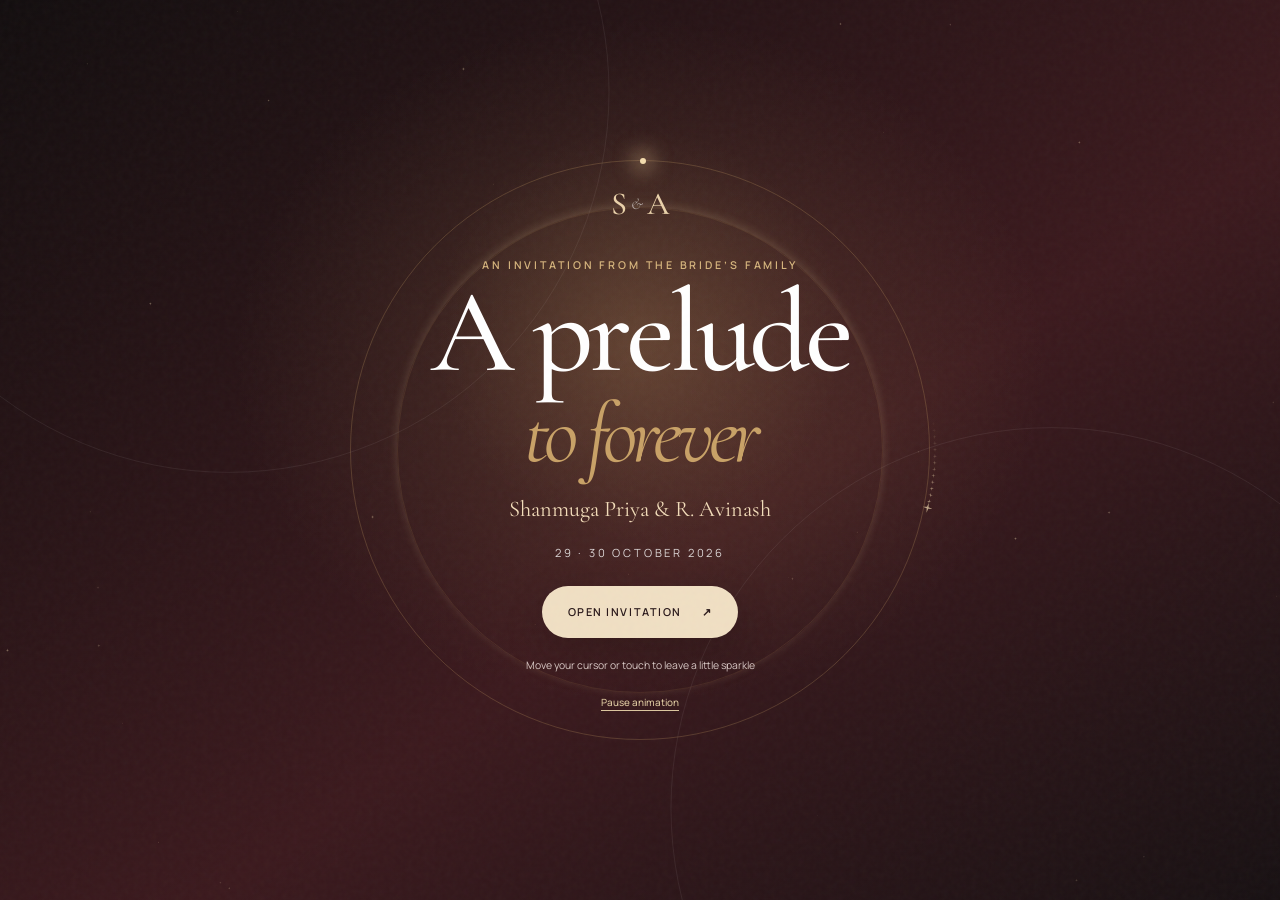
<file: index.html>
<!doctype html>
<html lang="en">
<head>
  <meta charset="utf-8">
  <meta name="viewport" content="width=device-width,initial-scale=1,viewport-fit=cover">
  <meta name="theme-color" content="#160f10">
  <title>Shanmuga Priya &amp; R. Avinash | Wedding Invitation</title>
  <meta name="description" content="The bride’s family invites you to celebrate S. Shanmuga Priya and R. Avinash · 29–30 October 2026 · Chennai.">
  <meta property="og:title" content="Shanmuga Priya &amp; R. Avinash | Wedding Invitation">
  <meta property="og:description" content="The bride’s family invites you to celebrate S. Shanmuga Priya and R. Avinash · 29–30 October 2026 · Chennai.">
  <meta property="og:type" content="website">
  <meta property="og:url" content="https://wedding-invitation-snowy-kappa.vercel.app/shanmuga-priya/">
  <meta property="og:image" content="https://wedding-invitation-snowy-kappa.vercel.app/assets/social-preview.jpg">
  <meta property="og:image:alt" content="Shanmuga Priya and Avinash wedding invitation">
  <meta property="og:image:width" content="1200">
  <meta property="og:image:height" content="630">
  <link rel="canonical" href="https://wedding-invitation-snowy-kappa.vercel.app/shanmuga-priya/">
  <meta name="twitter:card" content="summary_large_image">
  <link rel="preconnect" href="https://fonts.googleapis.com">
  <link rel="preconnect" href="https://fonts.gstatic.com" crossorigin>
  <link href="https://fonts.googleapis.com/css2?family=Cormorant+Garamond:ital,wght@0,400;0,500;0,600;1,400&family=Manrope:wght@300;400;500;600&display=swap" rel="stylesheet">
  <link rel="stylesheet" href="style.css?v=rsvp-1">
</head>
<body data-side="bride">
  <a class="skip-link" href="#celebrate">Skip to wedding details</a>
  <div class="grain" aria-hidden="true"></div>

  <section class="gate" id="gate" aria-label="Open wedding invitation" hidden>
    <div class="gate-art" aria-hidden="true">
      <div class="gate-glow"></div>
      <div class="gate-orbit"></div>
      <canvas id="openingSparkles"></canvas>
    </div>
    <div class="gate-inner">
      <div class="monogram" aria-hidden="true"><span>S</span><i>&</i><span>A</span></div>
      <p class="eyebrow">An invitation from the bride’s family</p>
      <h1>A prelude<br><em>to forever</em></h1>
      <p class="gate-names">Shanmuga Priya &amp; R. Avinash</p>
      <p class="gate-date">29 · 30 October 2026</p>
      <button class="primary-btn" id="openInvitation" type="button">Open invitation <span aria-hidden="true">↗</span></button>
      <p class="interaction-hint">Move your cursor or touch to leave a little sparkle</p>
      <button class="motion-toggle" id="motionToggle" type="button" aria-pressed="false">Pause animation</button>
    </div>
  </section>

  <nav class="chapter-nav hidden" id="chapterNav" aria-label="Invitation chapters">
    <a href="#welcome" aria-label="Welcome" class="active"></a>
    <a href="#moments" aria-label="Our moments"></a>
    <a href="#celebrate" aria-label="Wedding details"></a>
    <a href="#join-us" aria-label="Join us"></a>
    <a href="#rsvp" aria-label="RSVP"></a>
  </nav>

  <main id="site">
    <section class="chapter hero" id="welcome" data-tone="dark">
      <img class="hero-photo parallax-media" src="assets/hero-couple.webp" alt="Shanmuga Priya and Avinash sharing a quiet moment" width="2048" height="1365" fetchpriority="high">
      <div class="hero-shade" aria-hidden="true"></div>
      <div class="hero-copy reveal">
        <p class="eyebrow">An invitation from the bride’s family</p>
        <div class="title-mask"><h1 id="coupleTitle" tabindex="-1">S. Shanmuga Priya</h1></div>
        <div class="hero-ampersand">&</div>
        <div class="title-mask"><h1>R. Avinash</h1></div>
        <p class="hero-invite">With joyful hearts, our family invites you to celebrate the wedding of Shanmuga Priya and R. Avinash.</p>
        <div class="date-line"><span>29—30</span><span>October 2026</span><span>Chennai</span></div>
      </div>
      <a class="scroll-cue" href="#moments"><span></span>Scroll to unfold</a>
    </section>

    <section class="chapter album" id="moments" data-tone="light" data-monogram="S &amp; A">
      <div class="album-heading reveal">
        <p class="eyebrow">Chapter one · The celebration</p>
        <h2>Moments before<br><em>the forever.</em></h2>
        <p>A handful of glances, details and promises—held together like pages from our story.</p>
      </div>

      <div class="album-stage" aria-label="Engagement photo album">
        <figure class="photo photo-a reveal-photo">
          <img src="assets/bride-shadow.webp" alt="Shanmuga Priya in a cinematic portrait" width="1500" height="1000" loading="lazy">
          <figcaption>In the light</figcaption>
        </figure>
        <figure class="photo photo-b reveal-photo">
          <img src="assets/bride-smile.webp" alt="Shanmuga Priya smiling" width="1500" height="1000" loading="lazy">
        </figure>
        <figure class="photo photo-c reveal-photo">
          <img src="assets/rings.webp" alt="The couple holding their rings" width="1500" height="1000" loading="lazy">
          <figcaption>A promise, made</figcaption>
        </figure>
        <figure class="photo photo-d reveal-photo">
          <img src="assets/mehndi.webp" alt="Bridal mehndi and bangles" width="1500" height="1000" loading="lazy">
        </figure>
        <figure class="photo photo-e reveal-photo">
          <img src="assets/bride-glow.webp" alt="Shanmuga Priya in warm golden light" width="1500" height="1000" loading="lazy">
        </figure>
        <div class="album-stamp reveal" aria-hidden="true"><span>Almost</span><strong>Forever</strong><span>2026</span></div>
      </div>
    </section>

    <section class="chapter celebrate" id="celebrate" data-tone="light">
      <div class="details-wrap">
        <header class="details-heading reveal">
          <p class="eyebrow">Chapter two · Save the date</p>
          <h2>Come,<br><em>celebrate with us.</em></h2>
        </header>

        <div class="event-list">
          <article class="event reveal">
            <p class="event-index">01 / Reception</p>
            <div class="event-date"><strong>29</strong><span>October<br>Thursday</span></div>
            <p><b>7:00 PM onwards</b><br>An evening of celebration, conversation and joy.</p>
          </article>
          <article class="event reveal">
            <p class="event-index">02 / Wedding & Muhurtham</p>
            <div class="event-date"><strong>30</strong><span>October<br>Friday</span></div>
            <p><b>6:00 AM – 7:30 AM</b><br>Join us for the sacred ceremony and your blessings.</p>
          </article>
        </div>

        <div class="details-footer reveal">
          <div class="venue-copy">
            <p class="eyebrow">The venue</p>
            <h3>Sri Vasudeva<br>Thirumana Maaligai</h3>
            <p>No. 965, Velachery Main Road, Mahalakshmi Nagar, Selaiyur, Chennai – 600073</p>
            <a class="text-link" href="https://maps.app.goo.gl/DNAYSwcrCTJeVB2z5" target="_blank" rel="noopener">Open in Google Maps <span>↗</span></a>
          </div>
          <div class="countdown-wrap">
            <p class="eyebrow">Until forever begins</p>
            <div class="count-grid" id="countdown" aria-label="Wedding countdown">
              <div><strong id="days">—</strong><span>Days</span></div>
              <div><strong id="hours">—</strong><span>Hours</span></div>
              <div><strong id="minutes">—</strong><span>Minutes</span></div>
              <div><strong id="seconds">—</strong><span>Seconds</span></div>
            </div>
          </div>
        </div>
      </div>
    </section>

    <section class="chapter finale" id="join-us" data-tone="dark">
      <figure class="finale-portrait">
        <img class="finale-photo" src="assets/final-couple.webp" alt="Shanmuga Priya and Avinash together, both fully visible in the original photograph" width="1288" height="947" loading="lazy">
        <figcaption>Shanmuga Priya &amp; R. Avinash · A beautiful beginning</figcaption>
      </figure>
      <div class="finale-copy reveal">
        <p class="eyebrow">With the blessings of our parents</p>
        <div class="parents">
          <p><span>Bride’s parents</span>K. Selvam &amp; S. Tamil Selvi</p>
          <p><span>Groom’s parents</span>C. Ramesh &amp; R. Megala</p>
        </div>
        <h2>Join us as<br><em>our forever begins.</em></h2>
        <p>Come for the wedding. Stay for the memories.</p>
        <div class="actions">
          <a class="primary-btn light-btn" href="https://maps.app.goo.gl/DNAYSwcrCTJeVB2z5" target="_blank" rel="noopener">Get directions</a>
          <a class="outline-btn" href="https://wa.me/919841772326?text=Hello%2C%20I%20received%20the%20wedding%20invitation." target="_blank" rel="noopener">Send your wishes</a>
        </div>
        <p class="contact-caption">Contact the bride’s family</p>
        <p class="contact-line"><a href="tel:+919841772326">98417 72326</a><span aria-hidden="true">·</span><a href="tel:+916380317543">63803 17543</a></p>
        <div class="signature">Shanmuga Priya &amp; R. Avinash</div>

    <section class="rsvp-panel" id="rsvp" aria-labelledby="rsvp-title">
      <div class="rsvp-heading">
        <p class="eyebrow">RSVP · We would love to know</p>
        <h3 id="rsvp-title">Will you be joining us?</h3>
        <p>Please share your response so we can plan the celebration and send you a reminder before the wedding.</p>
      </div>
      <form class="rsvp-form" id="rsvpForm" novalidate>
        <div class="rsvp-grid">
          <label>Full name
            <input name="name" type="text" autocomplete="name" maxlength="80" required>
          </label>
          <label>Mobile number
            <input name="phone" type="tel" autocomplete="tel" inputmode="tel" maxlength="20" placeholder="+91 98765 43210" required>
          </label>
          <label>Email address
            <input name="email" type="email" autocomplete="email" maxlength="120" required>
          </label>
          <label>Attendance
            <select name="attendance" required>
              <option value="">Choose one</option>
              <option value="yes">Yes, I’ll be there</option>
              <option value="maybe">Maybe / will confirm</option>
              <option value="no">Unable to attend</option>
            </select>
          </label>
          <label>Number of guests
            <select name="guests" required>
              <option value="1">1</option>
              <option value="2">2</option>
              <option value="3">3</option>
              <option value="4">4</option>
              <option value="5">5+</option>
            </select>
          </label>
          <label class="rsvp-message">Message for the couple
            <textarea name="message" rows="3" maxlength="500" placeholder="Optional"></textarea>
          </label>
        </div>
        <label class="rsvp-consent">
          <input type="checkbox" name="consent" required>
          <span>I agree to use these details only for wedding RSVP and reminder communication.</span>
        </label>
        <label class="hp-field" aria-hidden="true" tabindex="-1">Website
          <input name="website" type="text" autocomplete="off" tabindex="-1">
        </label>
        <button class="primary-btn light-btn" type="submit">Send RSVP</button>
        <p class="rsvp-status" id="rsvpStatus" role="status" aria-live="polite"></p>
      </form>
    </section>
      </div>
    </section>
  </main>

  <script src="script.js?v=rsvp-1"></script>
</body>
</html>
</file>
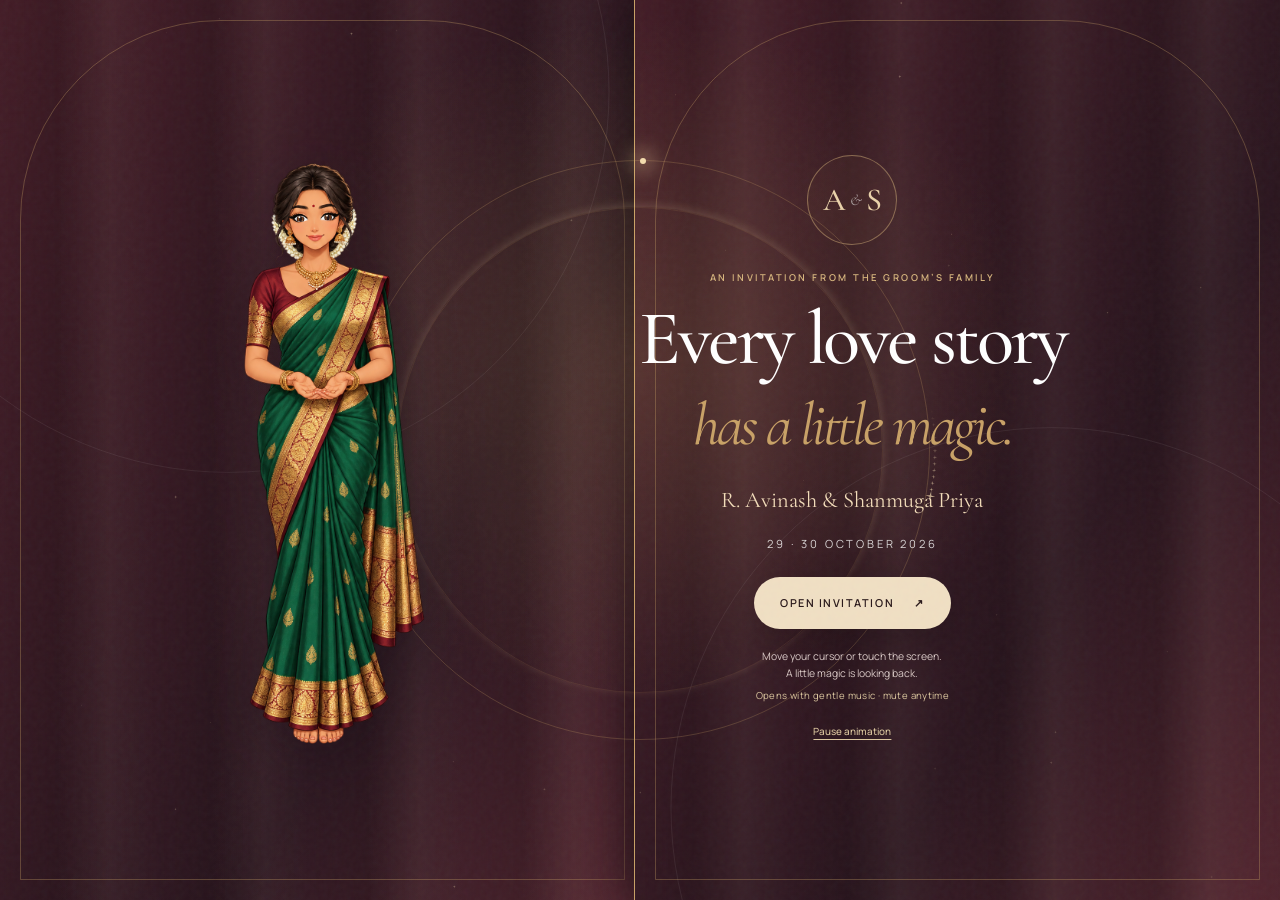
<file: avinash-public/index.html>
<!doctype html>
<html lang="en">
<head>
  <meta charset="utf-8">
  <meta name="viewport" content="width=device-width,initial-scale=1,viewport-fit=cover">
  <meta name="theme-color" content="#160f10">
  <title>R. Avinash &amp; Shanmuga Priya | Wedding Invitation</title>
  <meta name="description" content="The groom’s family invites you to celebrate R. Avinash and S. Shanmuga Priya · 29–30 October 2026 · Chennai.">
  <meta property="og:title" content="R. Avinash &amp; Shanmuga Priya | Wedding Invitation">
  <meta property="og:description" content="The groom’s family invites you to celebrate R. Avinash and S. Shanmuga Priya · 29–30 October 2026 · Chennai.">
  <meta property="og:type" content="website">
  <meta property="og:url" content="https://wedding-invitation-snowy-kappa.vercel.app/avinash-public/">
  <meta property="og:image" content="https://wedding-invitation-snowy-kappa.vercel.app/assets/generated/couple-stage.webp">
  <meta property="og:image:alt" content="Shanmuga Priya and Avinash wedding invitation">
  <meta property="og:image:width" content="1448">
  <meta property="og:image:height" content="1086">
  <link rel="canonical" href="https://wedding-invitation-snowy-kappa.vercel.app/avinash-public/">
  <meta name="twitter:card" content="summary_large_image">
  <link rel="preconnect" href="https://fonts.googleapis.com">
  <link rel="preconnect" href="https://fonts.gstatic.com" crossorigin>
  <link href="https://fonts.googleapis.com/css2?family=Cormorant+Garamond:ital,wght@0,400;0,500;0,600;1,400&family=Manrope:wght@300;400;500;600&display=swap" rel="stylesheet">
  <link rel="stylesheet" href="../style.css?v=family-2">
  <link rel="stylesheet" href="../public.css?v=music-1">
  <link rel="stylesheet" href="../opening-character.css?v=character-2">
  <link rel="preload" as="image" type="image/webp" href="../assets/generated/opening-anime-bride.webp">
</head>
<body class="public-invitation" data-side="groom">
  <a class="skip-link" href="#celebrate">Skip to wedding details</a>
  <div class="grain" aria-hidden="true"></div>

  <section class="gate" id="gate" aria-label="Open wedding invitation" hidden>
    <div class="curtain curtain-left" aria-hidden="true"><span></span></div>
    <div class="curtain curtain-right" aria-hidden="true"><span></span></div>
    <div class="gate-art" aria-hidden="true">
      <div class="gate-glow"></div>
      <div class="gate-orbit"></div>
      <canvas id="openingSparkles"></canvas>
    </div>
    <div class="gate-layout">
      <div class="opening-character" id="openingCharacter" aria-hidden="true">
        <svg viewBox="210 -80 660 1696" xmlns="http://www.w3.org/2000/svg" focusable="false">
          <defs>
            <clipPath id="characterEyeLeft"><path d="M443 155 Q459 139 481 157 Q463 168 443 155Z"/></clipPath>
            <clipPath id="characterEyeRight"><path d="M514 154 Q533 135 553 150 Q535 164 514 154Z"/></clipPath>
            <radialGradient id="characterIris"><stop stop-color="#a96936"/><stop offset=".55" stop-color="#79421f"/><stop offset="1" stop-color="#321b16"/></radialGradient>
          </defs>
          <g class="character-body">
            <image href="../assets/generated/opening-anime-bride.webp" width="1024" height="1536"/>
            <g class="character-face">
              <rect data-character-face x="430" y="110" width="135" height="105" fill="transparent"/>
              <g clip-path="url(#characterEyeLeft)">
                <g class="character-eye" data-range-x="6" data-range-y="3">
                  <ellipse cx="462" cy="155" rx="10" ry="12" fill="url(#characterIris)"/>
                  <ellipse cx="462" cy="155" rx="4" ry="8" fill="#201315"/>
                  <ellipse cx="459" cy="150" rx="2.4" ry="3" fill="#fff9ef"/>
                  <circle cx="466" cy="159" r="1.1" fill="#f8deb4"/>
                </g>
                <path class="character-eyelid" d="M443 155 Q459 139 481 157 Q463 168 443 155Z"/>
              </g>
              <g clip-path="url(#characterEyeRight)">
                <g class="character-eye" data-range-x="6" data-range-y="3">
                  <ellipse cx="534" cy="151" rx="10" ry="12" fill="url(#characterIris)"/>
                  <ellipse cx="534" cy="151" rx="4" ry="8" fill="#201315"/>
                  <ellipse cx="531" cy="146" rx="2.4" ry="3" fill="#fff9ef"/>
                  <circle cx="538" cy="155" r="1.1" fill="#f8deb4"/>
                </g>
                <path class="character-eyelid" d="M514 154 Q533 135 553 150 Q535 164 514 154Z"/>
              </g>
            </g>
          </g>
        </svg>
      </div>
    <div class="gate-inner">
      <div class="monogram" aria-hidden="true"><span>A</span><i>&</i><span>S</span></div>
      <p class="eyebrow">An invitation from the groom’s family</p>
      <h1>Every love story<br><em>has a little magic.</em></h1>
      <p class="gate-names">R. Avinash &amp; Shanmuga Priya</p>
      <p class="gate-date">29 · 30 October 2026</p>
      <button class="primary-btn" id="openInvitation" type="button">Open invitation <span aria-hidden="true">↗</span></button>
      <p class="interaction-hint">Move your cursor or touch the screen.<br>A little magic is looking back.</p>
      <p class="music-note">Opens with gentle music · mute anytime</p>
      <button class="motion-toggle" id="motionToggle" type="button" aria-pressed="false">Pause animation</button>
    </div>
    </div>
  </section>

  <nav class="chapter-nav hidden" id="chapterNav" aria-label="Invitation chapters">
    <a href="#welcome" aria-label="Welcome" class="active"></a>
    <a href="#moments" aria-label="Our moments"></a>
    <a href="#celebrate" aria-label="Wedding details"></a>
    <a href="#join-us" aria-label="Join us"></a>
  </nav>

  <main id="site">
    <section class="chapter hero" id="welcome" data-tone="dark">
      <div class="public-hero-art reveal-photo"><img class="hero-photo" src="../assets/generated/couple-backlit.webp" alt="Illustrated portrait of Shanmuga Priya and Avinash in golden backlight" width="1448" height="1086" fetchpriority="high"><span class="portrait-note">A little magic. A lifetime of love.</span></div>
      <div class="hero-sparkles" aria-hidden="true">✦ <span>✧</span> ✦</div>
      <div class="hero-copy reveal">
        <p class="eyebrow">An invitation from the groom’s family</p>
        <div class="title-mask"><h1 id="coupleTitle" tabindex="-1">R. Avinash</h1></div>
        <div class="hero-ampersand">&</div>
        <div class="title-mask"><h1>S. Shanmuga Priya</h1></div>
        <p class="hero-invite">With joyful hearts, our family invites you to celebrate the wedding of R. Avinash and Shanmuga Priya.</p>
        <div class="date-line"><span>29—30</span><span>October 2026</span><span>Chennai</span></div>
      </div>
      <a class="scroll-cue" href="#moments"><span></span>Scroll to unfold</a>
    </section>

    <section class="chapter album" id="moments" data-tone="light" data-monogram="A &amp; S">
      <div class="album-heading reveal">
        <p class="eyebrow">Chapter one · The celebration</p>
        <h2>Moments before<br><em>the forever.</em></h2>
        <p>Glances, details and promises, painted into our story. Tap a picture to take a closer look.</p>
      </div>

      <div class="album-stage" aria-label="Illustrated engagement album">
        <figure class="photo photo-a reveal-photo">
          <img src="../assets/generated/bride-earring.webp" alt="Illustration of Shanmuga Priya adjusting her earring" width="1536" height="1024" loading="lazy">
          <figcaption>In the light</figcaption>
        </figure>
        <figure class="photo photo-b reveal-photo">
          <img src="../assets/generated/bride-golden.webp" alt="Illustration of Shanmuga Priya in golden light" width="1536" height="1024" loading="lazy">
        </figure>
        <figure class="photo photo-c reveal-photo">
          <img src="../assets/generated/couple-rings.webp" alt="Illustration of the couple holding their rings" width="1536" height="1024" loading="lazy">
          <figcaption>A promise, made</figcaption>
        </figure>
        <figure class="photo photo-d reveal-photo">
          <img src="../assets/generated/bride-mehndi.webp" alt="Illustrated bridal mehndi and bangles" width="1536" height="1024" loading="lazy">
        </figure>
        <figure class="photo photo-e reveal-photo">
          <img src="../assets/generated/couple-stage.webp" alt="Illustrated wedding stage portrait of Shanmuga Priya and Avinash" width="1448" height="1086" loading="lazy">
        </figure>
        <div class="album-stamp reveal" aria-hidden="true"><span>Almost</span><strong>Forever</strong><span>2026</span></div>
      </div>
    </section>

    <section class="chapter celebrate" id="celebrate" data-tone="light">
      <div class="details-wrap">
        <header class="details-heading reveal">
          <p class="eyebrow">Chapter two · Save the date</p>
          <h2>Come,<br><em>celebrate with us.</em></h2>
        </header>

        <div class="event-list">
          <article class="event reveal">
            <p class="event-index">01 / Reception</p>
            <div class="event-date"><strong>29</strong><span>October<br>Thursday</span></div>
            <p><b>7:00 PM onwards</b><br>An evening of celebration, conversation and joy.</p>
          </article>
          <article class="event reveal">
            <p class="event-index">02 / Wedding & Muhurtham</p>
            <div class="event-date"><strong>30</strong><span>October<br>Friday</span></div>
            <p><b>6:00 AM – 7:30 AM</b><br>Join us for the sacred ceremony and your blessings.</p>
          </article>
        </div>

        <div class="details-footer reveal">
          <div class="venue-copy">
            <p class="eyebrow">The venue</p>
            <h3>Sri Vasudeva<br>Thirumana Maaligai</h3>
            <p>No. 965, Velachery Main Road, Mahalakshmi Nagar, Selaiyur, Chennai – 600073</p>
            <a class="text-link" href="https://maps.app.goo.gl/DNAYSwcrCTJeVB2z5" target="_blank" rel="noopener">Open in Google Maps <span>↗</span></a>
          </div>
          <div class="countdown-wrap">
            <p class="eyebrow">Until forever begins</p>
            <div class="count-grid" id="countdown" aria-label="Wedding countdown">
              <div><strong id="days">—</strong><span>Days</span></div>
              <div><strong id="hours">—</strong><span>Hours</span></div>
              <div><strong id="minutes">—</strong><span>Minutes</span></div>
              <div><strong id="seconds">—</strong><span>Seconds</span></div>
            </div>
          </div>
        </div>
      </div>
    </section>

    <section class="chapter finale" id="join-us" data-tone="dark">
      <figure class="finale-portrait">
        <img class="finale-photo" src="../assets/generated/couple-stage.webp" alt="Illustrated wedding portrait of Shanmuga Priya and Avinash" width="1448" height="1086" loading="lazy">
        <figcaption>R. Avinash &amp; Shanmuga Priya · A beautiful beginning</figcaption>
      </figure>
      <div class="finale-copy reveal">
        <p class="eyebrow">With the blessings of our parents</p>
        <div class="parents">
          <p><span>Groom’s parents</span>C. Ramesh &amp; R. Megala</p>
          <p><span>Bride’s parents</span>K. Selvam &amp; S. Tamil Selvi</p>
        </div>
        <h2>Join us as<br><em>our forever begins.</em></h2>
        <p>Come for the wedding. Stay for the memories.</p>
        <div class="actions">
          <a class="primary-btn light-btn" href="https://maps.app.goo.gl/DNAYSwcrCTJeVB2z5" target="_blank" rel="noopener">Get directions</a>
          <a class="outline-btn" href="#celebrate">Save the date</a>
        </div>
        <p class="contact-caption">We look forward to celebrating with you</p>
        <div class="signature">R. Avinash &amp; Shanmuga Priya</div>
      </div>
    </section>
  </main>

  <div class="celebration-particles" id="celebrationParticles" aria-hidden="true"></div>
  <div class="couple-companion" id="coupleCompanion" hidden>
    <button id="coupleDance" type="button" aria-label="Celebrate with the dancing couple">
      <img id="coupleGif" src="../assets/generated/dancing-couple.svg" data-animated="../assets/generated/dancing-couple.gif" width="192" height="192" alt="" aria-hidden="true">
      <span class="dance-hint">Tap for a little joy</span>
    </button>
  </div>
  <button class="public-motion" id="publicMotion" type="button" aria-pressed="false" hidden>Pause animation</button>
  <button class="music-toggle" id="musicToggle" type="button" aria-pressed="false" aria-label="Play gentle background music" hidden>♫ Play music</button>
  <dialog class="photo-viewer" id="photoViewer" aria-label="Illustration viewer">
    <button type="button" id="closePhoto" aria-label="Close illustration">✕</button>
    <img id="fullPhoto" alt="">
    <p id="photoCaption"></p>
  </dialog>
  <script src="../opening-character.js?v=character-2"></script>
  <script src="../public.js?v=illustrated-1"></script>
  <script src="../music.js?v=music-1"></script>
</body>
</html>
</file>
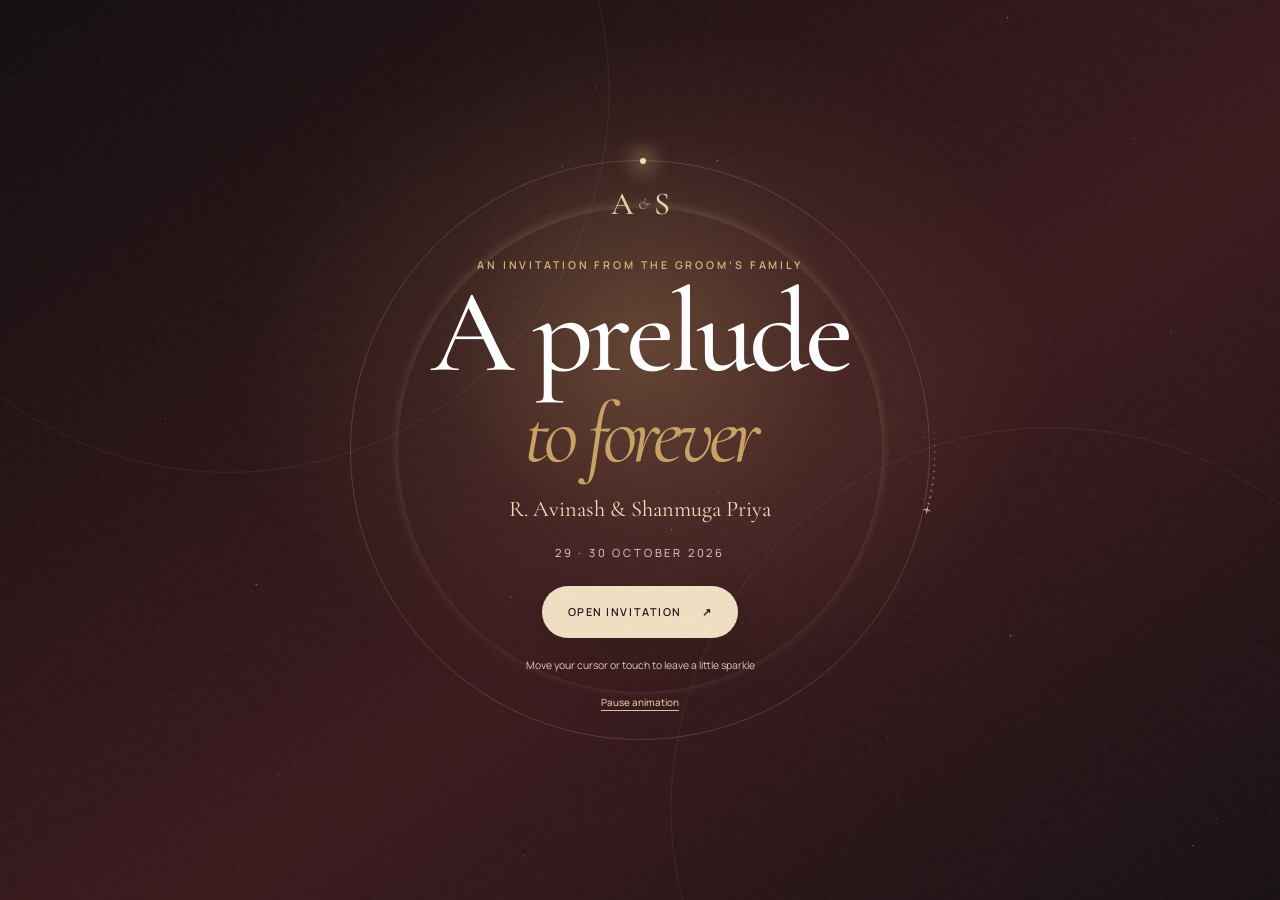
<file: avinash/index.html>
<!doctype html>
<html lang="en">
<head>
  <meta charset="utf-8">
  <meta name="viewport" content="width=device-width,initial-scale=1,viewport-fit=cover">
  <meta name="theme-color" content="#160f10">
  <title>R. Avinash &amp; Shanmuga Priya | Wedding Invitation</title>
  <meta name="description" content="The groom’s family invites you to celebrate R. Avinash and S. Shanmuga Priya · 29–30 October 2026 · Chennai.">
  <meta property="og:title" content="R. Avinash &amp; Shanmuga Priya | Wedding Invitation">
  <meta property="og:description" content="The groom’s family invites you to celebrate R. Avinash and S. Shanmuga Priya · 29–30 October 2026 · Chennai.">
  <meta property="og:type" content="website">
  <meta property="og:url" content="https://wedding-invitation-snowy-kappa.vercel.app/avinash/">
  <meta property="og:image" content="https://wedding-invitation-snowy-kappa.vercel.app/assets/social-preview.jpg">
  <meta property="og:image:alt" content="Shanmuga Priya and Avinash wedding invitation">
  <meta property="og:image:width" content="1200">
  <meta property="og:image:height" content="630">
  <link rel="canonical" href="https://wedding-invitation-snowy-kappa.vercel.app/avinash/">
  <meta name="twitter:card" content="summary_large_image">
  <link rel="preconnect" href="https://fonts.googleapis.com">
  <link rel="preconnect" href="https://fonts.gstatic.com" crossorigin>
  <link href="https://fonts.googleapis.com/css2?family=Cormorant+Garamond:ital,wght@0,400;0,500;0,600;1,400&family=Manrope:wght@300;400;500;600&display=swap" rel="stylesheet">
  <link rel="stylesheet" href="../style.css?v=rsvp-1">
</head>
<body data-side="groom">
  <a class="skip-link" href="#celebrate">Skip to wedding details</a>
  <div class="grain" aria-hidden="true"></div>

  <section class="gate" id="gate" aria-label="Open wedding invitation" hidden>
    <div class="gate-art" aria-hidden="true">
      <div class="gate-glow"></div>
      <div class="gate-orbit"></div>
      <canvas id="openingSparkles"></canvas>
    </div>
    <div class="gate-inner">
      <div class="monogram" aria-hidden="true"><span>A</span><i>&</i><span>S</span></div>
      <p class="eyebrow">An invitation from the groom’s family</p>
      <h1>A prelude<br><em>to forever</em></h1>
      <p class="gate-names">R. Avinash &amp; Shanmuga Priya</p>
      <p class="gate-date">29 · 30 October 2026</p>
      <button class="primary-btn" id="openInvitation" type="button">Open invitation <span aria-hidden="true">↗</span></button>
      <p class="interaction-hint">Move your cursor or touch to leave a little sparkle</p>
      <button class="motion-toggle" id="motionToggle" type="button" aria-pressed="false">Pause animation</button>
    </div>
  </section>

  <nav class="chapter-nav hidden" id="chapterNav" aria-label="Invitation chapters">
    <a href="#welcome" aria-label="Welcome" class="active"></a>
    <a href="#moments" aria-label="Our moments"></a>
    <a href="#celebrate" aria-label="Wedding details"></a>
    <a href="#join-us" aria-label="Join us"></a>
    <a href="#rsvp" aria-label="RSVP"></a>
  </nav>

  <main id="site">
    <section class="chapter hero" id="welcome" data-tone="dark">
      <img class="hero-photo parallax-media" src="../assets/hero-couple.webp" alt="Shanmuga Priya and Avinash sharing a quiet moment" width="2048" height="1365" fetchpriority="high">
      <div class="hero-shade" aria-hidden="true"></div>
      <div class="hero-copy reveal">
        <p class="eyebrow">An invitation from the groom’s family</p>
        <div class="title-mask"><h1 id="coupleTitle" tabindex="-1">R. Avinash</h1></div>
        <div class="hero-ampersand">&</div>
        <div class="title-mask"><h1>S. Shanmuga Priya</h1></div>
        <p class="hero-invite">With joyful hearts, our family invites you to celebrate the wedding of R. Avinash and Shanmuga Priya.</p>
        <div class="date-line"><span>29—30</span><span>October 2026</span><span>Chennai</span></div>
      </div>
      <a class="scroll-cue" href="#moments"><span></span>Scroll to unfold</a>
    </section>

    <section class="chapter album" id="moments" data-tone="light" data-monogram="A &amp; S">
      <div class="album-heading reveal">
        <p class="eyebrow">Chapter one · The celebration</p>
        <h2>Moments before<br><em>the forever.</em></h2>
        <p>A handful of glances, details and promises—held together like pages from our story.</p>
      </div>

      <div class="album-stage" aria-label="Engagement photo album">
        <figure class="photo photo-a reveal-photo">
          <img src="../assets/bride-shadow.webp" alt="Shanmuga Priya in a cinematic portrait" width="1500" height="1000" loading="lazy">
          <figcaption>In the light</figcaption>
        </figure>
        <figure class="photo photo-b reveal-photo">
          <img src="../assets/bride-smile.webp" alt="Shanmuga Priya smiling" width="1500" height="1000" loading="lazy">
        </figure>
        <figure class="photo photo-c reveal-photo">
          <img src="../assets/rings.webp" alt="The couple holding their rings" width="1500" height="1000" loading="lazy">
          <figcaption>A promise, made</figcaption>
        </figure>
        <figure class="photo photo-d reveal-photo">
          <img src="../assets/mehndi.webp" alt="Bridal mehndi and bangles" width="1500" height="1000" loading="lazy">
        </figure>
        <figure class="photo photo-e reveal-photo">
          <img src="../assets/bride-glow.webp" alt="Shanmuga Priya in warm golden light" width="1500" height="1000" loading="lazy">
        </figure>
        <div class="album-stamp reveal" aria-hidden="true"><span>Almost</span><strong>Forever</strong><span>2026</span></div>
      </div>
    </section>

    <section class="chapter celebrate" id="celebrate" data-tone="light">
      <div class="details-wrap">
        <header class="details-heading reveal">
          <p class="eyebrow">Chapter two · Save the date</p>
          <h2>Come,<br><em>celebrate with us.</em></h2>
        </header>

        <div class="event-list">
          <article class="event reveal">
            <p class="event-index">01 / Reception</p>
            <div class="event-date"><strong>29</strong><span>October<br>Thursday</span></div>
            <p><b>7:00 PM onwards</b><br>An evening of celebration, conversation and joy.</p>
          </article>
          <article class="event reveal">
            <p class="event-index">02 / Wedding & Muhurtham</p>
            <div class="event-date"><strong>30</strong><span>October<br>Friday</span></div>
            <p><b>6:00 AM – 7:30 AM</b><br>Join us for the sacred ceremony and your blessings.</p>
          </article>
        </div>

        <div class="details-footer reveal">
          <div class="venue-copy">
            <p class="eyebrow">The venue</p>
            <h3>Sri Vasudeva<br>Thirumana Maaligai</h3>
            <p>No. 965, Velachery Main Road, Mahalakshmi Nagar, Selaiyur, Chennai – 600073</p>
            <a class="text-link" href="https://maps.app.goo.gl/DNAYSwcrCTJeVB2z5" target="_blank" rel="noopener">Open in Google Maps <span>↗</span></a>
          </div>
          <div class="countdown-wrap">
            <p class="eyebrow">Until forever begins</p>
            <div class="count-grid" id="countdown" aria-label="Wedding countdown">
              <div><strong id="days">—</strong><span>Days</span></div>
              <div><strong id="hours">—</strong><span>Hours</span></div>
              <div><strong id="minutes">—</strong><span>Minutes</span></div>
              <div><strong id="seconds">—</strong><span>Seconds</span></div>
            </div>
          </div>
        </div>
      </div>
    </section>

    <section class="chapter finale" id="join-us" data-tone="dark">
      <figure class="finale-portrait">
        <img class="finale-photo" src="../assets/final-couple.webp" alt="Shanmuga Priya and Avinash together, both fully visible in the original photograph" width="1288" height="947" loading="lazy">
        <figcaption>R. Avinash &amp; Shanmuga Priya · A beautiful beginning</figcaption>
      </figure>
      <div class="finale-copy reveal">
        <p class="eyebrow">With the blessings of our parents</p>
        <div class="parents">
          <p><span>Groom’s parents</span>C. Ramesh &amp; R. Megala</p>
          <p><span>Bride’s parents</span>K. Selvam &amp; S. Tamil Selvi</p>
        </div>
        <h2>Join us as<br><em>our forever begins.</em></h2>
        <p>Come for the wedding. Stay for the memories.</p>
        <div class="actions">
          <a class="primary-btn light-btn" href="https://maps.app.goo.gl/DNAYSwcrCTJeVB2z5" target="_blank" rel="noopener">Get directions</a>
          <a class="outline-btn" href="https://wa.me/919790557142?text=Hello%2C%20I%20received%20the%20wedding%20invitation." target="_blank" rel="noopener">Send your wishes</a>
        </div>
        <p class="contact-caption">Contact the groom’s family</p>
        <p class="contact-line"><a href="tel:+919790557142">97905 57142</a></p>
        <div class="signature">R. Avinash &amp; Shanmuga Priya</div>

    <section class="rsvp-panel" id="rsvp" aria-labelledby="rsvp-title">
      <div class="rsvp-heading">
        <p class="eyebrow">RSVP · We would love to know</p>
        <h3 id="rsvp-title">Will you be joining us?</h3>
        <p>Please share your response so we can plan the celebration and send you a reminder before the wedding.</p>
      </div>
      <form class="rsvp-form" id="rsvpForm" novalidate>
        <div class="rsvp-grid">
          <label>Full name
            <input name="name" type="text" autocomplete="name" maxlength="80" required>
          </label>
          <label>Mobile number
            <input name="phone" type="tel" autocomplete="tel" inputmode="tel" maxlength="20" placeholder="+91 98765 43210" required>
          </label>
          <label>Email address
            <input name="email" type="email" autocomplete="email" maxlength="120" required>
          </label>
          <label>Attendance
            <select name="attendance" required>
              <option value="">Choose one</option>
              <option value="yes">Yes, I’ll be there</option>
              <option value="maybe">Maybe / will confirm</option>
              <option value="no">Unable to attend</option>
            </select>
          </label>
          <label>Number of guests
            <select name="guests" required>
              <option value="1">1</option>
              <option value="2">2</option>
              <option value="3">3</option>
              <option value="4">4</option>
              <option value="5">5+</option>
            </select>
          </label>
          <label class="rsvp-message">Message for the couple
            <textarea name="message" rows="3" maxlength="500" placeholder="Optional"></textarea>
          </label>
        </div>
        <label class="rsvp-consent">
          <input type="checkbox" name="consent" required>
          <span>I agree to use these details only for wedding RSVP and reminder communication.</span>
        </label>
        <label class="hp-field" aria-hidden="true" tabindex="-1">Website
          <input name="website" type="text" autocomplete="off" tabindex="-1">
        </label>
        <button class="primary-btn light-btn" type="submit">Send RSVP</button>
        <p class="rsvp-status" id="rsvpStatus" role="status" aria-live="polite"></p>
      </form>
    </section>
      </div>
    </section>
  </main>

  <script src="../script.js?v=rsvp-1"></script>
</body>
</html>
</file>
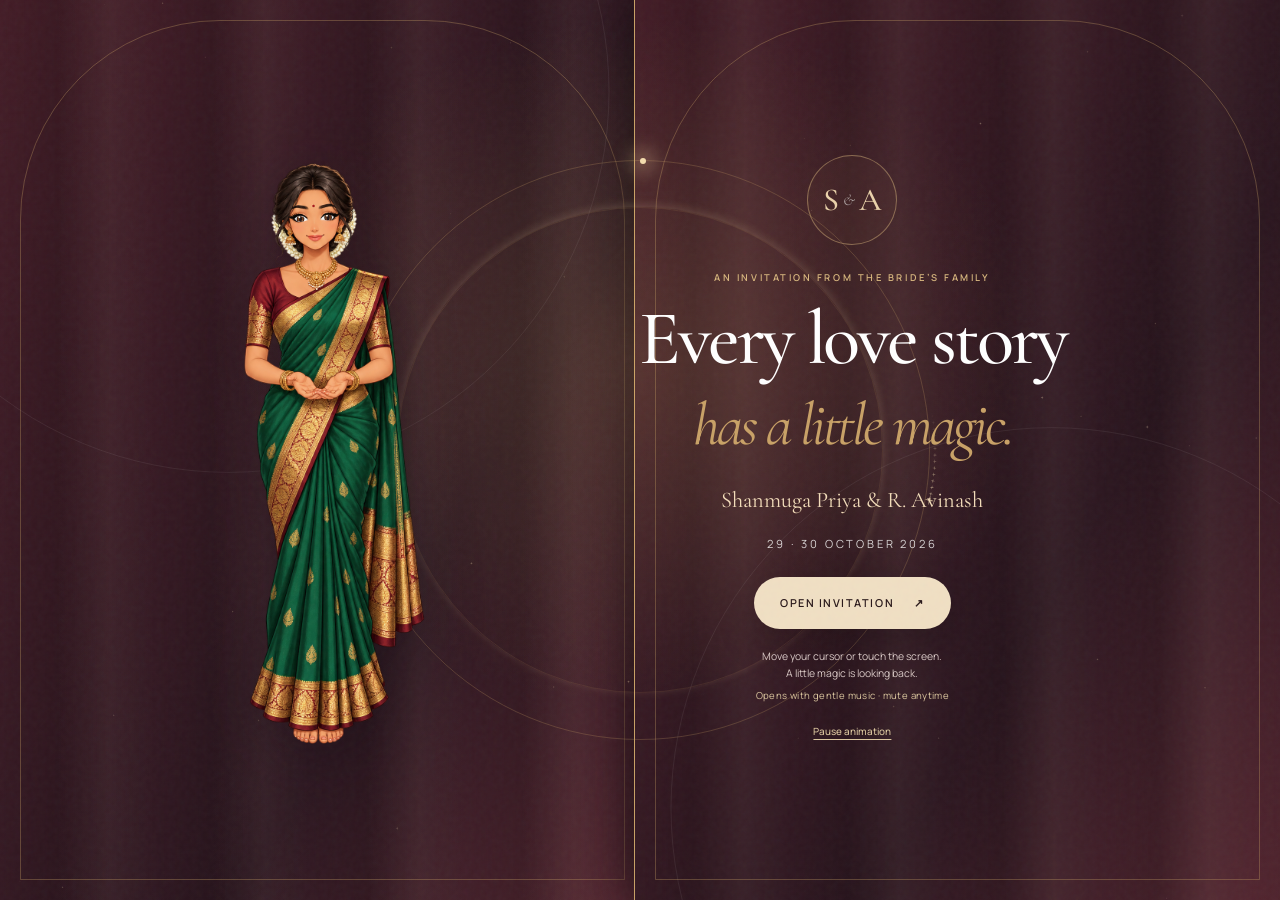
<file: shanmuga-priya-public/index.html>
<!doctype html>
<html lang="en">
<head>
  <meta charset="utf-8">
  <meta name="viewport" content="width=device-width,initial-scale=1,viewport-fit=cover">
  <meta name="theme-color" content="#160f10">
  <title>Shanmuga Priya &amp; R. Avinash | Wedding Invitation</title>
  <meta name="description" content="The bride’s family invites you to celebrate S. Shanmuga Priya and R. Avinash · 29–30 October 2026 · Chennai.">
  <meta property="og:title" content="Shanmuga Priya &amp; R. Avinash | Wedding Invitation">
  <meta property="og:description" content="The bride’s family invites you to celebrate S. Shanmuga Priya and R. Avinash · 29–30 October 2026 · Chennai.">
  <meta property="og:type" content="website">
  <meta property="og:url" content="https://wedding-invitation-snowy-kappa.vercel.app/shanmuga-priya-public/">
  <meta property="og:image" content="https://wedding-invitation-snowy-kappa.vercel.app/assets/generated/couple-stage.webp">
  <meta property="og:image:alt" content="Shanmuga Priya and Avinash wedding invitation">
  <meta property="og:image:width" content="1448">
  <meta property="og:image:height" content="1086">
  <link rel="canonical" href="https://wedding-invitation-snowy-kappa.vercel.app/shanmuga-priya-public/">
  <meta name="twitter:card" content="summary_large_image">
  <link rel="preconnect" href="https://fonts.googleapis.com">
  <link rel="preconnect" href="https://fonts.gstatic.com" crossorigin>
  <link href="https://fonts.googleapis.com/css2?family=Cormorant+Garamond:ital,wght@0,400;0,500;0,600;1,400&family=Manrope:wght@300;400;500;600&display=swap" rel="stylesheet">
  <link rel="stylesheet" href="../style.css?v=family-2">
  <link rel="stylesheet" href="../public.css?v=music-1">
  <link rel="stylesheet" href="../opening-character.css?v=character-2">
  <link rel="preload" as="image" type="image/webp" href="../assets/generated/opening-anime-bride.webp">
</head>
<body class="public-invitation" data-side="bride">
  <a class="skip-link" href="#celebrate">Skip to wedding details</a>
  <div class="grain" aria-hidden="true"></div>

  <section class="gate" id="gate" aria-label="Open wedding invitation" hidden>
    <div class="curtain curtain-left" aria-hidden="true"><span></span></div>
    <div class="curtain curtain-right" aria-hidden="true"><span></span></div>
    <div class="gate-art" aria-hidden="true">
      <div class="gate-glow"></div>
      <div class="gate-orbit"></div>
      <canvas id="openingSparkles"></canvas>
    </div>
    <div class="gate-layout">
      <div class="opening-character" id="openingCharacter" aria-hidden="true">
        <svg viewBox="210 -80 660 1696" xmlns="http://www.w3.org/2000/svg" focusable="false">
          <defs>
            <clipPath id="characterEyeLeft"><path d="M443 155 Q459 139 481 157 Q463 168 443 155Z"/></clipPath>
            <clipPath id="characterEyeRight"><path d="M514 154 Q533 135 553 150 Q535 164 514 154Z"/></clipPath>
            <radialGradient id="characterIris"><stop stop-color="#a96936"/><stop offset=".55" stop-color="#79421f"/><stop offset="1" stop-color="#321b16"/></radialGradient>
          </defs>
          <g class="character-body">
            <image href="../assets/generated/opening-anime-bride.webp" width="1024" height="1536"/>
            <g class="character-face">
              <rect data-character-face x="430" y="110" width="135" height="105" fill="transparent"/>
              <g clip-path="url(#characterEyeLeft)">
                <g class="character-eye" data-range-x="6" data-range-y="3">
                  <ellipse cx="462" cy="155" rx="10" ry="12" fill="url(#characterIris)"/>
                  <ellipse cx="462" cy="155" rx="4" ry="8" fill="#201315"/>
                  <ellipse cx="459" cy="150" rx="2.4" ry="3" fill="#fff9ef"/>
                  <circle cx="466" cy="159" r="1.1" fill="#f8deb4"/>
                </g>
                <path class="character-eyelid" d="M443 155 Q459 139 481 157 Q463 168 443 155Z"/>
              </g>
              <g clip-path="url(#characterEyeRight)">
                <g class="character-eye" data-range-x="6" data-range-y="3">
                  <ellipse cx="534" cy="151" rx="10" ry="12" fill="url(#characterIris)"/>
                  <ellipse cx="534" cy="151" rx="4" ry="8" fill="#201315"/>
                  <ellipse cx="531" cy="146" rx="2.4" ry="3" fill="#fff9ef"/>
                  <circle cx="538" cy="155" r="1.1" fill="#f8deb4"/>
                </g>
                <path class="character-eyelid" d="M514 154 Q533 135 553 150 Q535 164 514 154Z"/>
              </g>
            </g>
          </g>
        </svg>
      </div>
    <div class="gate-inner">
      <div class="monogram" aria-hidden="true"><span>S</span><i>&</i><span>A</span></div>
      <p class="eyebrow">An invitation from the bride’s family</p>
      <h1>Every love story<br><em>has a little magic.</em></h1>
      <p class="gate-names">Shanmuga Priya &amp; R. Avinash</p>
      <p class="gate-date">29 · 30 October 2026</p>
      <button class="primary-btn" id="openInvitation" type="button">Open invitation <span aria-hidden="true">↗</span></button>
      <p class="interaction-hint">Move your cursor or touch the screen.<br>A little magic is looking back.</p>
      <p class="music-note">Opens with gentle music · mute anytime</p>
      <button class="motion-toggle" id="motionToggle" type="button" aria-pressed="false">Pause animation</button>
    </div>
    </div>
  </section>

  <nav class="chapter-nav hidden" id="chapterNav" aria-label="Invitation chapters">
    <a href="#welcome" aria-label="Welcome" class="active"></a>
    <a href="#moments" aria-label="Our moments"></a>
    <a href="#celebrate" aria-label="Wedding details"></a>
    <a href="#join-us" aria-label="Join us"></a>
  </nav>

  <main id="site">
    <section class="chapter hero" id="welcome" data-tone="dark">
      <div class="public-hero-art reveal-photo"><img class="hero-photo" src="../assets/generated/couple-backlit.webp" alt="Illustrated portrait of Shanmuga Priya and Avinash in golden backlight" width="1448" height="1086" fetchpriority="high"><span class="portrait-note">A little magic. A lifetime of love.</span></div>
      <div class="hero-sparkles" aria-hidden="true">✦ <span>✧</span> ✦</div>
      <div class="hero-copy reveal">
        <p class="eyebrow">An invitation from the bride’s family</p>
        <div class="title-mask"><h1 id="coupleTitle" tabindex="-1">S. Shanmuga Priya</h1></div>
        <div class="hero-ampersand">&</div>
        <div class="title-mask"><h1>R. Avinash</h1></div>
        <p class="hero-invite">With joyful hearts, our family invites you to celebrate the wedding of Shanmuga Priya and R. Avinash.</p>
        <div class="date-line"><span>29—30</span><span>October 2026</span><span>Chennai</span></div>
      </div>
      <a class="scroll-cue" href="#moments"><span></span>Scroll to unfold</a>
    </section>

    <section class="chapter album" id="moments" data-tone="light" data-monogram="S &amp; A">
      <div class="album-heading reveal">
        <p class="eyebrow">Chapter one · The celebration</p>
        <h2>Moments before<br><em>the forever.</em></h2>
        <p>Glances, details and promises, painted into our story. Tap a picture to take a closer look.</p>
      </div>

      <div class="album-stage" aria-label="Illustrated engagement album">
        <figure class="photo photo-a reveal-photo">
          <img src="../assets/generated/bride-earring.webp" alt="Illustration of Shanmuga Priya adjusting her earring" width="1536" height="1024" loading="lazy">
          <figcaption>In the light</figcaption>
        </figure>
        <figure class="photo photo-b reveal-photo">
          <img src="../assets/generated/bride-golden.webp" alt="Illustration of Shanmuga Priya in golden light" width="1536" height="1024" loading="lazy">
        </figure>
        <figure class="photo photo-c reveal-photo">
          <img src="../assets/generated/couple-rings.webp" alt="Illustration of the couple holding their rings" width="1536" height="1024" loading="lazy">
          <figcaption>A promise, made</figcaption>
        </figure>
        <figure class="photo photo-d reveal-photo">
          <img src="../assets/generated/bride-mehndi.webp" alt="Illustrated bridal mehndi and bangles" width="1536" height="1024" loading="lazy">
        </figure>
        <figure class="photo photo-e reveal-photo">
          <img src="../assets/generated/couple-stage.webp" alt="Illustrated wedding stage portrait of Shanmuga Priya and Avinash" width="1448" height="1086" loading="lazy">
        </figure>
        <div class="album-stamp reveal" aria-hidden="true"><span>Almost</span><strong>Forever</strong><span>2026</span></div>
      </div>
    </section>

    <section class="chapter celebrate" id="celebrate" data-tone="light">
      <div class="details-wrap">
        <header class="details-heading reveal">
          <p class="eyebrow">Chapter two · Save the date</p>
          <h2>Come,<br><em>celebrate with us.</em></h2>
        </header>

        <div class="event-list">
          <article class="event reveal">
            <p class="event-index">01 / Reception</p>
            <div class="event-date"><strong>29</strong><span>October<br>Thursday</span></div>
            <p><b>7:00 PM onwards</b><br>An evening of celebration, conversation and joy.</p>
          </article>
          <article class="event reveal">
            <p class="event-index">02 / Wedding & Muhurtham</p>
            <div class="event-date"><strong>30</strong><span>October<br>Friday</span></div>
            <p><b>6:00 AM – 7:30 AM</b><br>Join us for the sacred ceremony and your blessings.</p>
          </article>
        </div>

        <div class="details-footer reveal">
          <div class="venue-copy">
            <p class="eyebrow">The venue</p>
            <h3>Sri Vasudeva<br>Thirumana Maaligai</h3>
            <p>No. 965, Velachery Main Road, Mahalakshmi Nagar, Selaiyur, Chennai – 600073</p>
            <a class="text-link" href="https://maps.app.goo.gl/DNAYSwcrCTJeVB2z5" target="_blank" rel="noopener">Open in Google Maps <span>↗</span></a>
          </div>
          <div class="countdown-wrap">
            <p class="eyebrow">Until forever begins</p>
            <div class="count-grid" id="countdown" aria-label="Wedding countdown">
              <div><strong id="days">—</strong><span>Days</span></div>
              <div><strong id="hours">—</strong><span>Hours</span></div>
              <div><strong id="minutes">—</strong><span>Minutes</span></div>
              <div><strong id="seconds">—</strong><span>Seconds</span></div>
            </div>
          </div>
        </div>
      </div>
    </section>

    <section class="chapter finale" id="join-us" data-tone="dark">
      <figure class="finale-portrait">
        <img class="finale-photo" src="../assets/generated/couple-stage.webp" alt="Illustrated wedding portrait of Shanmuga Priya and Avinash" width="1448" height="1086" loading="lazy">
        <figcaption>Shanmuga Priya &amp; R. Avinash · A beautiful beginning</figcaption>
      </figure>
      <div class="finale-copy reveal">
        <p class="eyebrow">With the blessings of our parents</p>
        <div class="parents">
          <p><span>Bride’s parents</span>K. Selvam &amp; S. Tamil Selvi</p>
          <p><span>Groom’s parents</span>C. Ramesh &amp; R. Megala</p>
        </div>
        <h2>Join us as<br><em>our forever begins.</em></h2>
        <p>Come for the wedding. Stay for the memories.</p>
        <div class="actions">
          <a class="primary-btn light-btn" href="https://maps.app.goo.gl/DNAYSwcrCTJeVB2z5" target="_blank" rel="noopener">Get directions</a>
          <a class="outline-btn" href="#celebrate">Save the date</a>
        </div>
        <p class="contact-caption">We look forward to celebrating with you</p>
        <div class="signature">Shanmuga Priya &amp; R. Avinash</div>
      </div>
    </section>
  </main>

  <div class="celebration-particles" id="celebrationParticles" aria-hidden="true"></div>
  <div class="couple-companion" id="coupleCompanion" hidden>
    <button id="coupleDance" type="button" aria-label="Celebrate with the dancing couple">
      <img id="coupleGif" src="../assets/generated/dancing-couple.svg" data-animated="../assets/generated/dancing-couple.gif" width="192" height="192" alt="" aria-hidden="true">
      <span class="dance-hint">Tap for a little joy</span>
    </button>
  </div>
  <button class="public-motion" id="publicMotion" type="button" aria-pressed="false" hidden>Pause animation</button>
  <button class="music-toggle" id="musicToggle" type="button" aria-pressed="false" aria-label="Play gentle background music" hidden>♫ Play music</button>
  <dialog class="photo-viewer" id="photoViewer" aria-label="Illustration viewer">
    <button type="button" id="closePhoto" aria-label="Close illustration">✕</button>
    <img id="fullPhoto" alt="">
    <p id="photoCaption"></p>
  </dialog>
  <script src="../opening-character.js?v=character-2"></script>
  <script src="../public.js?v=illustrated-1"></script>
  <script src="../music.js?v=music-1"></script>
</body>
</html>
</file>
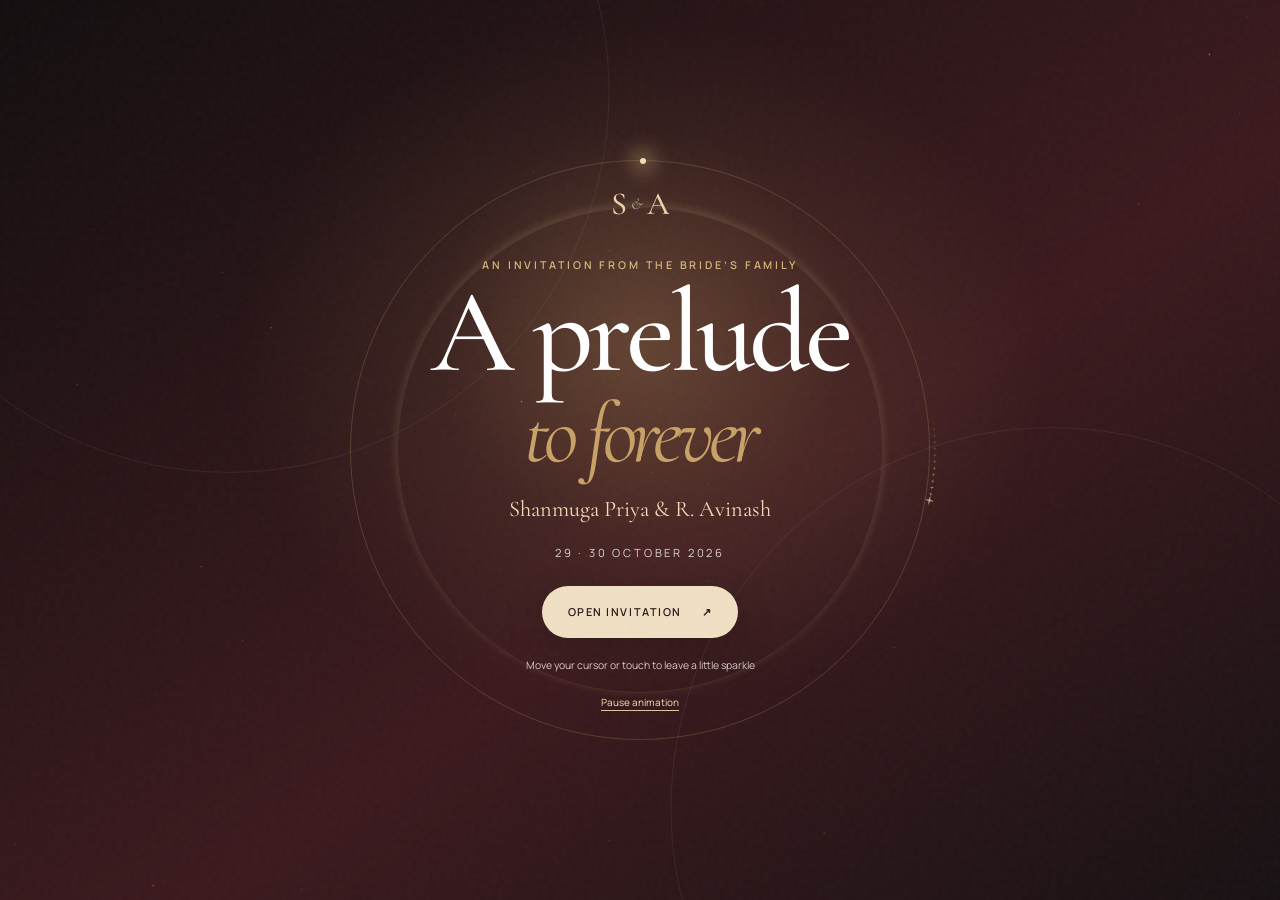
<file: shanmuga-priya/index.html>
<!doctype html>
<html lang="en">
<head>
  <meta charset="utf-8">
  <meta name="viewport" content="width=device-width,initial-scale=1,viewport-fit=cover">
  <meta name="theme-color" content="#160f10">
  <title>Shanmuga Priya &amp; R. Avinash | Wedding Invitation</title>
  <meta name="description" content="The bride’s family invites you to celebrate S. Shanmuga Priya and R. Avinash · 29–30 October 2026 · Chennai.">
  <meta property="og:title" content="Shanmuga Priya &amp; R. Avinash | Wedding Invitation">
  <meta property="og:description" content="The bride’s family invites you to celebrate S. Shanmuga Priya and R. Avinash · 29–30 October 2026 · Chennai.">
  <meta property="og:type" content="website">
  <meta property="og:url" content="https://wedding-invitation-snowy-kappa.vercel.app/shanmuga-priya/">
  <meta property="og:image" content="https://wedding-invitation-snowy-kappa.vercel.app/assets/social-preview.jpg">
  <meta property="og:image:alt" content="Shanmuga Priya and Avinash wedding invitation">
  <meta property="og:image:width" content="1200">
  <meta property="og:image:height" content="630">
  <link rel="canonical" href="https://wedding-invitation-snowy-kappa.vercel.app/shanmuga-priya/">
  <meta name="twitter:card" content="summary_large_image">
  <link rel="preconnect" href="https://fonts.googleapis.com">
  <link rel="preconnect" href="https://fonts.gstatic.com" crossorigin>
  <link href="https://fonts.googleapis.com/css2?family=Cormorant+Garamond:ital,wght@0,400;0,500;0,600;1,400&family=Manrope:wght@300;400;500;600&display=swap" rel="stylesheet">
  <link rel="stylesheet" href="../style.css?v=rsvp-1">
</head>
<body data-side="bride">
  <a class="skip-link" href="#celebrate">Skip to wedding details</a>
  <div class="grain" aria-hidden="true"></div>

  <section class="gate" id="gate" aria-label="Open wedding invitation" hidden>
    <div class="gate-art" aria-hidden="true">
      <div class="gate-glow"></div>
      <div class="gate-orbit"></div>
      <canvas id="openingSparkles"></canvas>
    </div>
    <div class="gate-inner">
      <div class="monogram" aria-hidden="true"><span>S</span><i>&</i><span>A</span></div>
      <p class="eyebrow">An invitation from the bride’s family</p>
      <h1>A prelude<br><em>to forever</em></h1>
      <p class="gate-names">Shanmuga Priya &amp; R. Avinash</p>
      <p class="gate-date">29 · 30 October 2026</p>
      <button class="primary-btn" id="openInvitation" type="button">Open invitation <span aria-hidden="true">↗</span></button>
      <p class="interaction-hint">Move your cursor or touch to leave a little sparkle</p>
      <button class="motion-toggle" id="motionToggle" type="button" aria-pressed="false">Pause animation</button>
    </div>
  </section>

  <nav class="chapter-nav hidden" id="chapterNav" aria-label="Invitation chapters">
    <a href="#welcome" aria-label="Welcome" class="active"></a>
    <a href="#moments" aria-label="Our moments"></a>
    <a href="#celebrate" aria-label="Wedding details"></a>
    <a href="#join-us" aria-label="Join us"></a>
    <a href="#rsvp" aria-label="RSVP"></a>
  </nav>

  <main id="site">
    <section class="chapter hero" id="welcome" data-tone="dark">
      <img class="hero-photo parallax-media" src="../assets/hero-couple.webp" alt="Shanmuga Priya and Avinash sharing a quiet moment" width="2048" height="1365" fetchpriority="high">
      <div class="hero-shade" aria-hidden="true"></div>
      <div class="hero-copy reveal">
        <p class="eyebrow">An invitation from the bride’s family</p>
        <div class="title-mask"><h1 id="coupleTitle" tabindex="-1">S. Shanmuga Priya</h1></div>
        <div class="hero-ampersand">&</div>
        <div class="title-mask"><h1>R. Avinash</h1></div>
        <p class="hero-invite">With joyful hearts, our family invites you to celebrate the wedding of Shanmuga Priya and R. Avinash.</p>
        <div class="date-line"><span>29—30</span><span>October 2026</span><span>Chennai</span></div>
      </div>
      <a class="scroll-cue" href="#moments"><span></span>Scroll to unfold</a>
    </section>

    <section class="chapter album" id="moments" data-tone="light" data-monogram="S &amp; A">
      <div class="album-heading reveal">
        <p class="eyebrow">Chapter one · The celebration</p>
        <h2>Moments before<br><em>the forever.</em></h2>
        <p>A handful of glances, details and promises—held together like pages from our story.</p>
      </div>

      <div class="album-stage" aria-label="Engagement photo album">
        <figure class="photo photo-a reveal-photo">
          <img src="../assets/bride-shadow.webp" alt="Shanmuga Priya in a cinematic portrait" width="1500" height="1000" loading="lazy">
          <figcaption>In the light</figcaption>
        </figure>
        <figure class="photo photo-b reveal-photo">
          <img src="../assets/bride-smile.webp" alt="Shanmuga Priya smiling" width="1500" height="1000" loading="lazy">
        </figure>
        <figure class="photo photo-c reveal-photo">
          <img src="../assets/rings.webp" alt="The couple holding their rings" width="1500" height="1000" loading="lazy">
          <figcaption>A promise, made</figcaption>
        </figure>
        <figure class="photo photo-d reveal-photo">
          <img src="../assets/mehndi.webp" alt="Bridal mehndi and bangles" width="1500" height="1000" loading="lazy">
        </figure>
        <figure class="photo photo-e reveal-photo">
          <img src="../assets/bride-glow.webp" alt="Shanmuga Priya in warm golden light" width="1500" height="1000" loading="lazy">
        </figure>
        <div class="album-stamp reveal" aria-hidden="true"><span>Almost</span><strong>Forever</strong><span>2026</span></div>
      </div>
    </section>

    <section class="chapter celebrate" id="celebrate" data-tone="light">
      <div class="details-wrap">
        <header class="details-heading reveal">
          <p class="eyebrow">Chapter two · Save the date</p>
          <h2>Come,<br><em>celebrate with us.</em></h2>
        </header>

        <div class="event-list">
          <article class="event reveal">
            <p class="event-index">01 / Reception</p>
            <div class="event-date"><strong>29</strong><span>October<br>Thursday</span></div>
            <p><b>7:00 PM onwards</b><br>An evening of celebration, conversation and joy.</p>
          </article>
          <article class="event reveal">
            <p class="event-index">02 / Wedding & Muhurtham</p>
            <div class="event-date"><strong>30</strong><span>October<br>Friday</span></div>
            <p><b>6:00 AM – 7:30 AM</b><br>Join us for the sacred ceremony and your blessings.</p>
          </article>
        </div>

        <div class="details-footer reveal">
          <div class="venue-copy">
            <p class="eyebrow">The venue</p>
            <h3>Sri Vasudeva<br>Thirumana Maaligai</h3>
            <p>No. 965, Velachery Main Road, Mahalakshmi Nagar, Selaiyur, Chennai – 600073</p>
            <a class="text-link" href="https://maps.app.goo.gl/DNAYSwcrCTJeVB2z5" target="_blank" rel="noopener">Open in Google Maps <span>↗</span></a>
          </div>
          <div class="countdown-wrap">
            <p class="eyebrow">Until forever begins</p>
            <div class="count-grid" id="countdown" aria-label="Wedding countdown">
              <div><strong id="days">—</strong><span>Days</span></div>
              <div><strong id="hours">—</strong><span>Hours</span></div>
              <div><strong id="minutes">—</strong><span>Minutes</span></div>
              <div><strong id="seconds">—</strong><span>Seconds</span></div>
            </div>
          </div>
        </div>
      </div>
    </section>

    <section class="chapter finale" id="join-us" data-tone="dark">
      <figure class="finale-portrait">
        <img class="finale-photo" src="../assets/final-couple.webp" alt="Shanmuga Priya and Avinash together, both fully visible in the original photograph" width="1288" height="947" loading="lazy">
        <figcaption>Shanmuga Priya &amp; R. Avinash · A beautiful beginning</figcaption>
      </figure>
      <div class="finale-copy reveal">
        <p class="eyebrow">With the blessings of our parents</p>
        <div class="parents">
          <p><span>Bride’s parents</span>K. Selvam &amp; S. Tamil Selvi</p>
          <p><span>Groom’s parents</span>C. Ramesh &amp; R. Megala</p>
        </div>
        <h2>Join us as<br><em>our forever begins.</em></h2>
        <p>Come for the wedding. Stay for the memories.</p>
        <div class="actions">
          <a class="primary-btn light-btn" href="https://maps.app.goo.gl/DNAYSwcrCTJeVB2z5" target="_blank" rel="noopener">Get directions</a>
          <a class="outline-btn" href="https://wa.me/919841772326?text=Hello%2C%20I%20received%20the%20wedding%20invitation." target="_blank" rel="noopener">Send your wishes</a>
        </div>
        <p class="contact-caption">Contact the bride’s family</p>
        <p class="contact-line"><a href="tel:+919841772326">98417 72326</a><span aria-hidden="true">·</span><a href="tel:+916380317543">63803 17543</a></p>
        <div class="signature">Shanmuga Priya &amp; R. Avinash</div>

    <section class="rsvp-panel" id="rsvp" aria-labelledby="rsvp-title">
      <div class="rsvp-heading">
        <p class="eyebrow">RSVP · We would love to know</p>
        <h3 id="rsvp-title">Will you be joining us?</h3>
        <p>Please share your response so we can plan the celebration and send you a reminder before the wedding.</p>
      </div>
      <form class="rsvp-form" id="rsvpForm" novalidate>
        <div class="rsvp-grid">
          <label>Full name
            <input name="name" type="text" autocomplete="name" maxlength="80" required>
          </label>
          <label>Mobile number
            <input name="phone" type="tel" autocomplete="tel" inputmode="tel" maxlength="20" placeholder="+91 98765 43210" required>
          </label>
          <label>Email address
            <input name="email" type="email" autocomplete="email" maxlength="120" required>
          </label>
          <label>Attendance
            <select name="attendance" required>
              <option value="">Choose one</option>
              <option value="yes">Yes, I’ll be there</option>
              <option value="maybe">Maybe / will confirm</option>
              <option value="no">Unable to attend</option>
            </select>
          </label>
          <label>Number of guests
            <select name="guests" required>
              <option value="1">1</option>
              <option value="2">2</option>
              <option value="3">3</option>
              <option value="4">4</option>
              <option value="5">5+</option>
            </select>
          </label>
          <label class="rsvp-message">Message for the couple
            <textarea name="message" rows="3" maxlength="500" placeholder="Optional"></textarea>
          </label>
        </div>
        <label class="rsvp-consent">
          <input type="checkbox" name="consent" required>
          <span>I agree to use these details only for wedding RSVP and reminder communication.</span>
        </label>
        <label class="hp-field" aria-hidden="true" tabindex="-1">Website
          <input name="website" type="text" autocomplete="off" tabindex="-1">
        </label>
        <button class="primary-btn light-btn" type="submit">Send RSVP</button>
        <p class="rsvp-status" id="rsvpStatus" role="status" aria-live="polite"></p>
      </form>
    </section>
      </div>
    </section>
  </main>

  <script src="../script.js?v=rsvp-1"></script>
</body>
</html>
</file>
<file: style.css>
:root{
  --ink:#23191a;
  --wine:#6f2830;
  --wine-dark:#321719;
  --rose:#ba7775;
  --gold:#c8a166;
  --ivory:#f5efe5;
  --paper:#ebe0d0;
  --white:#fffaf3;
  --line:rgba(35,25,26,.15);
  --ease:cubic-bezier(.22,1,.36,1);
  --shadow:0 25px 70px rgba(32,17,19,.2);
}

*{box-sizing:border-box}
html{scroll-behavior:smooth}
body{
  margin:0;
  background:var(--ivory);
  color:var(--ink);
  font-family:Manrope,system-ui,-apple-system,BlinkMacSystemFont,"Segoe UI",sans-serif;
  overflow-x:hidden;
}
body.locked{overflow:hidden}
[hidden]{display:none!important}
a:focus-visible,button:focus-visible{outline:2px solid var(--gold);outline-offset:5px}
.skip-link{position:fixed;left:12px;top:12px;z-index:110;padding:12px 18px;background:var(--ivory);color:var(--ink);transform:translateY(-160%)}
.skip-link:focus{transform:none}
body::selection{background:var(--wine);color:#fff}
a{color:inherit}
button,a{-webkit-tap-highlight-color:transparent}
img{display:block;max-width:100%}
h1,h2,h3,p,figure{margin:0}
h1,h2,h3,.signature{font-family:"Cormorant Garamond",Georgia,serif}
em{font-weight:400;color:var(--gold)}

.grain{
  position:fixed;
  inset:0;
  z-index:100;
  pointer-events:none;
  opacity:.045;
  background-image:url("data:image/svg+xml,%3Csvg viewBox='0 0 180 180' xmlns='http://www.w3.org/2000/svg'%3E%3Cfilter id='n'%3E%3CfeTurbulence type='fractalNoise' baseFrequency='.88' numOctaves='3' stitchTiles='stitchTiles'/%3E%3C/filter%3E%3Crect width='100%25' height='100%25' filter='url(%23n)' opacity='.75'/%3E%3C/svg%3E");
}
.hidden{display:none!important}
.site-hidden{visibility:hidden;height:0;overflow:hidden}
.site-visible{visibility:visible;height:auto;overflow:visible}
.chapter{position:relative;min-height:100svh;overflow:hidden}
.eyebrow{
  color:var(--wine);
  font-size:.67rem;
  font-weight:600;
  letter-spacing:.27em;
  line-height:1.5;
  text-transform:uppercase;
}

/* Opening cover */
.gate{
  position:fixed;
  inset:0;
  z-index:90;
  display:grid;
  place-items:center;
  padding:32px max(22px,env(safe-area-inset-right)) max(24px,env(safe-area-inset-bottom));
  overflow-x:hidden;
  overflow-y:auto;
  color:#fff;
  text-align:center;
  background:
    radial-gradient(circle at 50% 37%,rgba(200,161,102,.17),transparent 24%),
    linear-gradient(145deg,#120d0e,#3b191d 58%,#171012);
  transition:opacity .9s var(--ease),visibility .9s;
}
.gate-art{position:fixed;inset:0;overflow:hidden;pointer-events:none;display:grid;place-items:center}
.gate-art::before,.gate-art::after{
  content:"";
  position:absolute;
  width:min(74vw,760px);
  aspect-ratio:1;
  border:1px solid rgba(255,255,255,.065);
  border-radius:50%;
}
.gate-art::before{transform:translate(-54%,-47%)}
.gate-art::after{transform:translate(54%,47%)}
.gate.hide{opacity:0;visibility:hidden}
.gate-inner{position:relative;z-index:2;max-width:100%;margin:auto}
.gate-glow{position:absolute;inset:0;pointer-events:none;background:radial-gradient(ellipse at var(--glow-x,50%) var(--glow-y,40%),rgba(230,183,112,.16),transparent 45%)}
#openingSparkles{position:absolute;inset:0;width:100%;height:100%;pointer-events:none;z-index:3}
.gate-names{color:#f3ddba;margin-top:24px;font:400 clamp(1rem,3.4vw,1.4rem)/1.4 "Cormorant Garamond",serif}
.interaction-hint{margin:19px auto 0;max-width:280px;color:#d8c8c5;font-size:.65rem;line-height:1.65}
.motion-toggle{margin-top:6px;min-height:44px;border:0;background:none;color:#dbc69e;font:500 .62rem Manrope,sans-serif;text-decoration:underline;text-underline-offset:4px;cursor:pointer}
.gate-orbit{
  position:absolute;
  width:min(80vw,580px);
  aspect-ratio:1;
  border:1px solid rgba(200,161,102,.25);
  border-radius:50%;
  animation:orbit 18s linear infinite;
}
.gate-orbit::before,.gate-orbit::after{content:"";position:absolute;border:1px solid rgba(200,161,102,.12);border-radius:50%}
.gate-orbit::before{inset:8%;box-shadow:0 -2px 10px rgba(242,214,167,.18)}
.gate-orbit::after{width:6px;height:6px;top:-3px;left:50%;background:#f4ddae;border:0;box-shadow:0 0 20px 6px rgba(241,210,153,.55)}
.monogram{display:flex;align-items:center;justify-content:center;gap:4px;margin:0 auto 34px;color:#ead2aa;font:500 2rem "Cormorant Garamond",serif}
.monogram i{font-size:1rem;font-weight:400;color:rgba(255,255,255,.55)}
.gate .eyebrow{color:#d6b57d;margin-bottom:14px}
.gate h1{font-size:clamp(3.5rem,10vw,7.4rem);font-weight:500;line-height:.77;letter-spacing:-.045em}
.gate h1 em{display:inline-block;font-size:.72em}
.gate-date{margin:20px 0 26px;color:rgba(255,255,255,.8);font-size:.7rem;letter-spacing:.25em;text-transform:uppercase}
.primary-btn,.outline-btn{
  min-height:52px;
  display:inline-flex;
  align-items:center;
  justify-content:center;
  gap:20px;
  padding:0 26px;
  border-radius:999px;
  font:600 .68rem Manrope,sans-serif;
  letter-spacing:.14em;
  text-decoration:none;
  text-transform:uppercase;
  cursor:pointer;
  transition:transform .3s var(--ease),background .3s,color .3s;
}
.primary-btn{border:0;background:#f0dfc3;color:#281719;box-shadow:0 14px 40px rgba(0,0,0,.2)}
.primary-btn:hover,.outline-btn:hover{transform:translateY(-3px)}

/* Chapter marker */
.chapter-nav{
  position:fixed;
  right:max(16px,calc(env(safe-area-inset-right) + 12px));
  top:50%;
  z-index:45;
  display:flex;
  flex-direction:column;
  gap:13px;
  transform:translateY(-50%);
}
.chapter-nav a{width:5px;height:5px;border-radius:50%;background:rgba(255,255,255,.48);box-shadow:0 0 0 1px rgba(0,0,0,.16);transition:.35s var(--ease)}
.chapter-nav a.active{height:30px;border-radius:9px;background:var(--gold)}
.chapter-nav.on-light a{background:rgba(111,40,48,.3);box-shadow:none}
.chapter-nav.on-light a.active{background:var(--wine)}

/* Hero */
.hero{display:grid;place-items:center;min-height:100svh;color:#fff;text-align:center}
.hero-photo{position:absolute;inset:-5%;max-width:none;width:110%;height:110%;object-fit:cover;will-change:transform}
.hero-photo{object-position:center 47%}
.hero-shade{
  position:absolute;
  inset:0;
  background:
    radial-gradient(circle at center,transparent 4%,rgba(18,10,12,.16) 44%,rgba(18,10,12,.6) 100%),
    linear-gradient(180deg,rgba(15,9,10,.28),rgba(15,9,10,.1) 48%,rgba(15,9,10,.7));
}
.hero-copy{position:relative;z-index:2;width:min(1050px,92vw);padding:90px 20px 110px}
.hero .eyebrow{color:#e3c693;margin-bottom:29px}
.title-mask{overflow:hidden;padding:.12em 0}
.hero h1{font-size:clamp(3.1rem,9.4vw,8.5rem);font-weight:500;letter-spacing:-.055em;line-height:1.04;text-shadow:0 4px 32px rgba(0,0,0,.22)}
.hero h1 small{display:block;margin-top:1.4em;font:500 .12em Manrope,sans-serif;letter-spacing:.28em;text-transform:uppercase}
.hero-ampersand{margin:19px 0;color:#e6c996;font:italic 2.8rem "Cormorant Garamond",serif}
.hero-invite{max-width:490px;margin:32px auto 27px;color:rgba(255,255,255,.78);font:400 clamp(1rem,2vw,1.22rem)/1.7 "Cormorant Garamond",serif;letter-spacing:.035em}
.date-line{display:flex;justify-content:center;gap:0;border:1px solid rgba(255,255,255,.3);width:max-content;max-width:100%;margin:auto;border-radius:999px;backdrop-filter:blur(12px);background:rgba(20,12,13,.12)}
.date-line span{padding:12px 18px;font-size:.63rem;letter-spacing:.13em;text-transform:uppercase}
.date-line span+span{border-left:1px solid rgba(255,255,255,.23)}
.scroll-cue{position:absolute;z-index:3;bottom:24px;left:50%;display:flex;flex-direction:column;align-items:center;gap:8px;transform:translateX(-50%);color:rgba(255,255,255,.65);font-size:.56rem;letter-spacing:.2em;text-decoration:none;text-transform:uppercase}
.scroll-cue span{width:1px;height:28px;background:linear-gradient(transparent,#fff);animation:scrollline 1.7s ease-in-out infinite}

/* Editorial album */
.album{padding:105px 5vw 80px;background:linear-gradient(135deg,#f8f2e9,#e8dac8)}
.album::before{content:attr(data-monogram);position:absolute;top:15%;right:-.04em;color:rgba(111,40,48,.045);font:500 clamp(9rem,29vw,28rem)/.7 "Cormorant Garamond",serif;white-space:nowrap}
.album-heading{position:relative;z-index:4;max-width:720px;margin:0 auto;text-align:center}
.album-heading .eyebrow{margin-bottom:17px}
.album-heading h2,.details-heading h2,.finale h2{font-size:clamp(3.2rem,8.4vw,7.6rem);font-weight:500;letter-spacing:-.055em;line-height:.78}
.album-heading>p:last-child{max-width:520px;margin:25px auto 0;color:#6c5954;font:400 1.18rem/1.6 "Cormorant Garamond",serif}
.album-stage{position:relative;width:min(1180px,100%);height:830px;margin:35px auto 0}
.photo{position:absolute;overflow:hidden;background:#d7c5af;box-shadow:var(--shadow);transform-origin:center}
.photo::after{content:"";position:absolute;inset:0;box-shadow:inset 0 0 0 1px rgba(255,255,255,.22)}
.photo img{width:100%;height:100%;object-fit:cover;transition:transform 1.1s var(--ease)}
.photo:hover img{transform:scale(1.045)}
.photo figcaption{position:absolute;z-index:2;left:14px;bottom:13px;padding:6px 10px;color:#fff;background:rgba(27,15,16,.36);backdrop-filter:blur(9px);font:italic 1.05rem "Cormorant Garamond",serif}
.photo-a{left:0;top:60px;width:38%;height:360px;transform:rotate(-2.5deg)}
.photo-b{left:34%;top:3px;width:25%;height:330px;transform:rotate(1.8deg)}
.photo-c{right:0;top:100px;width:36%;height:330px;transform:rotate(2.6deg)}
.photo-d{left:11%;bottom:25px;width:32%;height:340px;transform:rotate(1.4deg)}
.photo-e{right:11%;bottom:4px;width:39%;height:390px;transform:rotate(-2.2deg)}
.album-stamp{position:absolute;z-index:5;left:50%;top:49%;width:162px;aspect-ratio:1;display:flex;flex-direction:column;align-items:center;justify-content:center;border:1px solid var(--wine);border-radius:50%;transform:translate(-50%,-50%) rotate(-8deg);color:var(--wine);background:rgba(244,236,225,.9);box-shadow:0 14px 40px rgba(57,28,31,.13);text-transform:uppercase}
.album-stamp::before{content:"";position:absolute;inset:7px;border:1px solid rgba(111,40,48,.42);border-radius:50%}
.album-stamp span{font-size:.51rem;letter-spacing:.24em}
.album-stamp strong{font:italic 1.75rem "Cormorant Garamond",serif;text-transform:none}

/* Combined details */
.celebrate{padding:105px 5vw 85px;background:#f7f1e8}
.details-wrap{width:min(1180px,100%);margin:auto}
.details-heading{margin-bottom:55px}
.details-heading h2 em{color:var(--wine)}
.details-heading .eyebrow{margin-bottom:18px}
.event-list{display:grid;grid-template-columns:repeat(2,1fr);border-top:1px solid var(--line);border-bottom:1px solid var(--line)}
.event{position:relative;display:grid;grid-template-columns:1fr auto;gap:18px;padding:36px 42px 39px 0}
.event+.event{padding-left:42px;border-left:1px solid var(--line)}
.event-index{grid-column:1/-1;color:var(--wine);font-size:.62rem;font-weight:600;letter-spacing:.17em;text-transform:uppercase}
.event-date{display:flex;align-items:center;gap:17px}
.event-date strong{font:500 clamp(4.6rem,8vw,7.5rem)/.7 "Cormorant Garamond",serif;color:var(--gold)}
.event-date span{font-size:.61rem;line-height:1.7;letter-spacing:.16em;text-transform:uppercase}
.event>p:last-child{align-self:end;max-width:265px;color:#71605b;font:400 1rem/1.75 "Cormorant Garamond",serif}
.event b{color:var(--ink);font-family:Manrope,sans-serif;font-size:.66rem;letter-spacing:.05em}
.details-footer{display:grid;grid-template-columns:minmax(0,1fr) minmax(0,1.15fr);gap:clamp(28px,5vw,70px);margin-top:55px;padding:clamp(28px,4vw,56px);background:var(--wine-dark);color:#fff;border-radius:4px;box-shadow:var(--shadow)}
.details-footer .eyebrow{color:#dcbf8f;margin-bottom:14px}
.venue-copy h3{font-size:clamp(2.3rem,4.6vw,4rem);font-weight:500;line-height:.87}
.venue-copy>p:not(.eyebrow){max-width:450px;margin:20px 0;color:rgba(255,255,255,.65);font-size:.76rem;line-height:1.8}
.text-link{display:inline-flex;gap:14px;border-bottom:1px solid rgba(255,255,255,.35);padding-bottom:6px;color:#fff;font-size:.66rem;font-weight:600;letter-spacing:.12em;text-decoration:none;text-transform:uppercase}
.countdown-wrap{display:flex;flex-direction:column;justify-content:center}
.count-grid{display:grid;grid-template-columns:repeat(4,1fr);margin-top:14px;border-top:1px solid rgba(255,255,255,.18);border-bottom:1px solid rgba(255,255,255,.18)}
.count-grid>div{padding:20px 4px;text-align:center}
.count-grid>div+div{border-left:1px solid rgba(255,255,255,.18)}
.count-grid strong{display:block;font:400 clamp(2.7rem,5.7vw,5rem)/1 "Cormorant Garamond",serif;color:#f0d7ae}
.count-grid span{font-size:.49rem;letter-spacing:.15em;text-transform:uppercase;color:rgba(255,255,255,.54)}

/* Closing chapter */
.finale{display:grid;grid-template-columns:minmax(0,1fr) minmax(0,1fr);align-items:center;gap:clamp(28px,5vw,78px);padding:80px max(28px,5vw);color:#fff;text-align:center;background:radial-gradient(ellipse at 15% 25%,#52292b,transparent 65%),#1b1013}
.finale-portrait{width:100%;max-width:760px;justify-self:center;min-width:0;border:1px solid rgba(224,190,138,.45);padding:10px;background:rgba(245,232,210,.05);box-shadow:0 24px 80px rgba(0,0,0,.23)}
.finale-photo{position:static;display:block;width:100%;height:auto;max-width:100%;object-fit:contain;object-position:center;transform:none}
.finale-portrait figcaption{padding:14px 5px 5px;color:#e9d2aa;font:italic clamp(.85rem,1.4vw,1.15rem)/1.4 "Cormorant Garamond",serif}
.finale-copy{position:relative;z-index:2;width:100%;max-width:640px;min-width:0;justify-self:center}
.finale .eyebrow{color:#e5c995;margin-bottom:12px}
.parents{display:grid;gap:10px;margin-bottom:27px;color:#f1e4d8;font:400 1.1rem/1.4 "Cormorant Garamond",serif}
.parents span{display:block;margin-bottom:3px;color:#d5b581;font:500 .55rem/1.4 Manrope,sans-serif;letter-spacing:.16em;text-transform:uppercase}
.finale h2{font-size:clamp(2.5rem,4.7vw,5.2rem);line-height:.98;text-shadow:0 5px 30px rgba(0,0,0,.25)}
.finale h2 em{color:#f2d7a9}
.finale-copy>p:not(.eyebrow):not(.contact-line):not(.contact-caption){margin-top:20px;color:#e5d8d1;font:400 1.1rem/1.4 "Cormorant Garamond",serif}
.actions{display:flex;flex-wrap:wrap;justify-content:center;gap:11px;margin-top:24px}
.light-btn{background:#f2dfbf;color:#281719}
.outline-btn{border:1px solid rgba(255,255,255,.55);color:#fff}
.contact-caption{margin-top:24px;color:#d5b581;font-size:.6rem;letter-spacing:.12em;text-transform:uppercase}
.contact-line{display:flex;flex-wrap:wrap;align-items:center;justify-content:center;gap:4px 12px;margin-top:4px;color:#f1e5d9;font-size:.8rem;letter-spacing:.05em}
.contact-line a{display:inline-flex;align-items:center;min-height:44px;text-decoration:none}
.signature{margin-top:24px;color:#f0d6aa;font-size:clamp(1.8rem,3.2vw,2.7rem);font-style:italic;line-height:1.1}

/* Motion */
.js .reveal{opacity:0;transform:translateY(35px);transition:opacity 1s var(--ease),transform 1s var(--ease)}
.js .reveal.in{opacity:1;transform:none}
.js .reveal-photo{opacity:0;translate:0 50px;scale:.94;transition:opacity 1s var(--ease),translate 1.2s var(--ease),scale 1.2s var(--ease)}
.reveal-photo:nth-child(2){transition-delay:.09s}.reveal-photo:nth-child(3){transition-delay:.18s}.reveal-photo:nth-child(4){transition-delay:.27s}.reveal-photo:nth-child(5){transition-delay:.36s}
.js .reveal-photo.in{opacity:1;translate:0 0;scale:1}
.js .hero .title-mask h1{transform:translateY(110%);transition:transform 1.15s var(--ease)}
.js .hero .in .title-mask h1{transform:none}
.hero .title-mask:last-of-type h1{transition-delay:.12s}

@keyframes orbit{to{rotate:360deg}}
@keyframes scrollline{0%,100%{opacity:.25;transform:scaleY(.45);transform-origin:top}50%{opacity:1;transform:scaleY(1)}}

@media(max-width:820px){
  .chapter-nav{right:10px}
  .album{padding:82px 16px 58px}
  .album-heading h2,.details-heading h2,.finale h2{font-size:clamp(3.1rem,15vw,5.4rem)}
  .album-stage{height:min(64svh,590px);min-height:500px;margin-top:28px;display:grid;grid-template-columns:repeat(6,1fr);grid-template-rows:repeat(8,1fr);gap:7px}
  .photo{position:relative!important;inset:auto!important;width:auto!important;height:auto!important;transform:none!important;box-shadow:0 10px 28px rgba(32,17,19,.16)}
  .photo-a{grid-column:1/4;grid-row:1/5}.photo-b{grid-column:4/7;grid-row:1/4}.photo-c{grid-column:3/7;grid-row:4/7}.photo-d{grid-column:1/3;grid-row:5/9}.photo-e{grid-column:3/7;grid-row:7/9}
  .photo figcaption{left:7px;bottom:7px;padding:4px 7px;font-size:.8rem}
  .album-stamp{width:116px;left:35%;top:52%}.album-stamp strong{font-size:1.28rem}
  .celebrate{padding:82px 20px 66px}
  .event-list{grid-template-columns:1fr}
  .event{grid-template-columns:1fr 1fr;padding:27px 0}
  .event+.event{padding-left:0;border-left:0;border-top:1px solid var(--line)}
  .event-date strong{font-size:4.8rem}
  .details-footer{grid-template-columns:1fr;gap:38px;margin-top:38px;padding:34px 24px}
  .count-grid strong{font-size:clamp(2.2rem,12vw,3.5rem)}
  .finale{min-height:0;grid-template-columns:1fr;gap:32px;padding:40px max(18px,env(safe-area-inset-right)) max(40px,env(safe-area-inset-bottom)) max(18px,env(safe-area-inset-left))}
  .finale-portrait{max-width:610px;padding:6px}
  .finale h2{font-size:clamp(2.4rem,10vw,4.7rem);line-height:.98}
}

@media(max-width:540px){
  .gate h1{font-size:clamp(3.4rem,18vw,5.2rem)}
  .gate-orbit{width:126vw}
  .hero-copy{padding:88px 12px 96px}
  .hero h1{font-size:clamp(2.4rem,12vw,4.4rem);line-height:1.05}
  .hero-photo{object-position:center 48%}
  .hero-invite{max-width:300px;font-size:1.06rem}
  .date-line span{padding:10px 11px;font-size:.5rem}
  .album-heading>p:last-child{font-size:1.04rem}
  .event{display:block}
  .event-index{margin-bottom:19px}
  .event-date{margin-bottom:18px}
  .event>p:last-child{max-width:none}
  .details-footer{margin-inline:-4px}
  .venue-copy h3{font-size:2.65rem}
  .actions{flex-direction:column;align-items:stretch;max-width:280px;margin-inline:auto}
  .parents{max-width:100%;margin-inline:auto;margin-bottom:24px}
  .signature{margin-top:20px}
}

@media(max-height:650px){
  .gate{padding-block:20px;place-items:start center}
  .monogram{margin-bottom:16px;font-size:1.6rem}
  .gate h1{font-size:clamp(2.5rem,10vh,4rem)}
  .gate-names{margin-top:14px}
  .gate-date{margin:12px 0 18px}
  .interaction-hint{margin-top:12px}
}
.motion-paused *, .motion-paused *::before, .motion-paused *::after{animation-play-state:paused!important;transition:none!important}
.motion-paused .reveal,.motion-paused .reveal-photo{opacity:1!important;transform:none!important;translate:0 0!important;scale:1!important}
.motion-paused .hero .title-mask h1{transform:none!important}
.motion-paused .interaction-hint{visibility:hidden}

@media(prefers-reduced-motion:reduce){
  html{scroll-behavior:auto}
  *,*::before,*::after{animation:none!important;transition:none!important}
  .reveal,.reveal-photo{opacity:1!important;transform:none!important;translate:0 0!important;scale:1!important}
  .hero .title-mask h1{transform:none!important}
  #openingSparkles{display:none}
  .interaction-hint{visibility:hidden}
}


/* RSVP */
.rsvp-panel{margin-top:clamp(2rem,5vw,4rem);padding:clamp(1.25rem,3vw,2rem);border:1px solid rgba(255,255,255,.18);border-radius:28px;background:rgba(255,255,255,.06);backdrop-filter:blur(14px)}
.rsvp-heading{max-width:760px;margin-bottom:1.5rem}.rsvp-heading h3{font-family:"Cormorant Garamond",serif;font-size:clamp(2.2rem,5vw,4rem);font-weight:500;line-height:.95;margin:.2rem 0 .75rem}.rsvp-heading p:last-child{max-width:650px;color:rgba(255,255,255,.74)}
.rsvp-form{display:grid;gap:1rem}.rsvp-grid{display:grid;grid-template-columns:repeat(2,minmax(0,1fr));gap:1rem}.rsvp-form label{display:grid;gap:.45rem;font-size:.78rem;letter-spacing:.06em;text-transform:uppercase;color:rgba(255,255,255,.72)}
.rsvp-form input,.rsvp-form select,.rsvp-form textarea{width:100%;border:1px solid rgba(255,255,255,.18);border-radius:14px;background:rgba(15,10,10,.52);color:#fff;padding:.9rem 1rem;font:inherit;font-size:.95rem;letter-spacing:0;text-transform:none;outline:none}
.rsvp-form input:focus,.rsvp-form select:focus,.rsvp-form textarea:focus{border-color:rgba(246,223,179,.75);box-shadow:0 0 0 3px rgba(246,223,179,.10)}
.rsvp-form select option{color:#111}.rsvp-message{grid-column:1/-1}.rsvp-consent{display:flex!important;grid-template-columns:auto 1fr!important;align-items:flex-start;gap:.65rem!important;text-transform:none!important;letter-spacing:0!important;line-height:1.5}.rsvp-consent input{width:18px;height:18px;margin-top:.15rem;padding:0}
.rsvp-status{min-height:1.4em;margin:0;color:#f6dfb3}.rsvp-status.error{color:#ffb7b7}.rsvp-status.success{color:#c9f7d5}.hp-field{position:absolute!important;left:-10000px!important;width:1px!important;height:1px!important;overflow:hidden!important}
.rsvp-form button[disabled]{opacity:.6;cursor:wait}
@media (max-width:720px){.rsvp-grid{grid-template-columns:1fr}.rsvp-message{grid-column:auto}.rsvp-panel{border-radius:20px}}
</file>
<file: public.css>
/* Public invitations only. Loaded after the shared base stylesheet. */
.public-invitation{background:#201418}
.public-invitation .gate{background:transparent;overflow:hidden;transition:visibility 0s 1.6s}
.curtain{position:absolute;top:0;bottom:0;width:50.5%;background:repeating-linear-gradient(90deg,transparent 0,rgba(0,0,0,.13) 9%,rgba(255,234,201,.04) 17%,transparent 24%),linear-gradient(120deg,#441d27,#2c1720 65%,#542630);box-shadow:0 0 45px #140c10;transition:transform 1.55s cubic-bezier(.65,0,.2,1);will-change:transform}
.curtain-left{left:0;border-right:1px solid #c8a166;transform-origin:left center}
.curtain-right{right:0;border-left:1px solid #c8a166;transform-origin:right center}
.curtain span{position:absolute;inset:20px;border:1px solid #c8a16655;border-radius:200px 200px 0 0}
.gate-inner,.gate-art{transition:opacity .45s ease,transform .8s ease}
.public-invitation .gate.hide{opacity:1;visibility:hidden;pointer-events:none}
.gate.hide .curtain-left{transform:translateX(-102%) rotateY(-12deg)}
.gate.hide .curtain-right{transform:translateX(102%) rotateY(12deg)}
.gate.hide .gate-inner{opacity:0;transform:translateY(-22px) scale(.95)}
.gate.hide .gate-art{opacity:0}
.public-invitation .gate h1{font-size:clamp(2.7rem,7vw,6rem);line-height:1.05;letter-spacing:-.04em}
.public-invitation .gate h1 em{font-size:.79em}
.public-invitation .monogram{border:1px solid #d9b67c77;border-radius:50%;width:90px;height:90px;margin-bottom:26px;background:#e4c28508}
.public-invitation .gate .eyebrow{font-size:.59rem}
.public-invitation .primary-btn{transition:box-shadow .3s,transform .3s}
.public-invitation .primary-btn:hover{box-shadow:0 0 32px #eac58366;transform:translateY(-3px)}
.public-invitation .hero{display:grid;grid-template-columns:1.05fr 1fr;gap:4vw;min-height:100svh;padding:90px 7vw 110px;text-align:left;background:radial-gradient(ellipse at 20% 45%,#5b3238,transparent 65%),#24151b}
.public-hero-art{position:relative;z-index:2;width:100%;padding:12px 12px 0;border:1px solid #d2b37b77;border-radius:46% 46% 8px 8px;background:#f4e5ce0c;box-shadow:0 20px 70px #0004}
.public-invitation .hero-photo{position:relative;inset:auto;width:100%;height:auto;max-width:100%;object-fit:contain;border-radius:46% 46% 3px 3px;will-change:auto}
.portrait-note{display:block;text-align:center;padding:18px 6px;color:#e6c99e;font:italic 1.1rem Georgia,serif}
.public-invitation .hero-copy{width:100%;padding:0;max-width:670px}
.public-invitation .hero h1{font-size:clamp(2.8rem,5.3vw,5.4rem);line-height:1.07}
.public-invitation .hero .eyebrow{margin-bottom:24px;font-size:.59rem}
.public-invitation .hero-ampersand{margin:10px 0;font-size:2.2rem}
.public-invitation .hero-invite{margin:25px 0;max-width:480px}
.public-invitation .date-line{margin:0}
.hero-sparkles{position:absolute;inset:18% 9% auto;display:flex;justify-content:space-between;pointer-events:none;color:#d8bc81;font-size:28px;animation:public-twinkle 4s ease-in-out infinite}
.hero-sparkles span{margin-top:56vh;font-size:20px}
.public-invitation .album{background:radial-gradient(ellipse at 70% 20%,#fffaf0,#ecddc6)}
.public-invitation .album-stage{height:auto;display:grid;grid-template-columns:repeat(6,minmax(0,1fr));gap:20px;padding:15px 0 30px;margin-top:35px}
.public-invitation .photo{position:relative;inset:auto;width:auto;height:auto;padding:8px 8px 32px;background:#fffaf1;border:1px solid #c3ab852b;cursor:zoom-in;outline-offset:6px;transition:translate 1s var(--ease),scale 1s var(--ease),opacity 1s var(--ease),box-shadow .3s;transform:rotate(var(--photo-angle,-2deg))}
.public-invitation .photo img{width:100%;height:auto;aspect-ratio:3/2;object-fit:contain;background:#f1e7d4;border-radius:1px;animation:public-breathe 7s ease-in-out infinite;animation-play-state:paused}
.public-invitation .chapter.is-current .photo img{animation-play-state:running}
.public-invitation .photo-a{grid-column:1/3;--photo-angle:-3deg}
.public-invitation .photo-b{grid-column:3/5;--photo-angle:2deg}
.public-invitation .photo-c{grid-column:5/7;--photo-angle:3deg}
.public-invitation .photo-d{grid-column:2/4;--photo-angle:2deg}
.public-invitation .photo-e{grid-column:4/6;--photo-angle:-3deg}
.public-invitation .photo-e img{aspect-ratio:4/3}
.public-invitation .photo::after{pointer-events:none}
.public-invitation .photo figcaption{position:static;padding:9px 0 0;color:#603537;background:none;text-align:center;font-size:1rem;backdrop-filter:none}
.public-invitation .photo:hover,.public-invitation .photo:focus-visible{z-index:6;box-shadow:0 22px 50px #52202a40;scale:1.025}
.public-invitation .album-stamp{display:none}
.public-invitation .chapter{isolation:isolate}
.public-invitation .chapter::after{content:'✦';position:absolute;z-index:-1;right:7%;top:50px;color:#c8a16666;font-size:38px;animation:public-twinkle 4s ease-in-out infinite;pointer-events:none}
.public-invitation .hero::after{display:none}
.public-invitation .event{transition:background .35s,transform .35s;border-radius:8px}
.public-invitation .event:hover{background:#e8d6b933;transform:translateY(-4px)}
.public-invitation .finale{padding-bottom:150px}
.public-invitation .finale-portrait{transition:transform 1.1s var(--ease),opacity 1s;transform:rotate(-2deg);border-radius:8px;background:#ffffff09}
.public-invitation .finale-portrait img{border-radius:4px}
.couple-companion{position:fixed;z-index:55;left:max(12px,env(safe-area-inset-left));bottom:max(12px,env(safe-area-inset-bottom));transition:transform 1.4s var(--ease),opacity .4s;transform:translateX(var(--couple-travel,0px))}
.couple-companion button{padding:0;border:0;background:none;cursor:pointer;position:relative;display:block;filter:drop-shadow(0 7px 10px #160e162b)}
.couple-companion img{width:112px;height:112px;pointer-events:none;animation:public-sway 5s ease-in-out infinite}
.dance-hint{display:block;position:absolute;bottom:2px;left:50%;transform:translateX(-50%);white-space:nowrap;font:500 9px/1.4 Manrope,sans-serif;color:#63402e;background:#fff4dc;border-radius:20px;padding:4px 8px;border:1px solid #c8a16677}
.public-motion{position:fixed;z-index:56;right:max(16px,env(safe-area-inset-right));bottom:max(20px,env(safe-area-inset-bottom));min-height:44px;padding:10px 17px;border:1px solid #c5a67788;border-radius:40px;background:#28181dec;color:#f1dfbe;font:500 11px Manrope,sans-serif;backdrop-filter:blur(10px);cursor:pointer}
.music-note{margin-top:7px;color:#dbc69e;font:400 .6rem/1.5 Manrope,sans-serif;letter-spacing:.04em}
.music-toggle{position:fixed;z-index:56;right:max(16px,env(safe-area-inset-right));bottom:max(72px,calc(env(safe-area-inset-bottom) + 52px));min-height:44px;max-width:calc(100vw - 124px);padding:10px 17px;border:1px solid #c5a67799;border-radius:40px;background:#f6e6c9f2;color:#442630;font:600 11px/1.4 Manrope,sans-serif;box-shadow:0 4px 20px #160e1620;backdrop-filter:blur(10px);cursor:pointer}
.music-toggle[aria-pressed="true"]{background:#f6e6c9f2}
.music-toggle[data-state="off"]{background:#28181dec;color:#f1dfbe}
.celebration-particles{position:fixed;inset:0;z-index:95;pointer-events:none;overflow:hidden}
.celebration-particles span{position:absolute;left:var(--x);top:var(--y);color:var(--color,#e6c083);font-size:var(--size,15px);animation:public-burst var(--duration,1.6s) ease-out forwards}
.photo-viewer{border:1px solid #d3ac7277;border-radius:12px;background:#27181d;padding:45px 15px 18px;width:min(92vw,1040px);max-height:92svh;color:#f5e7d1;overflow:auto;box-shadow:0 30px 100px #0007}
.photo-viewer::backdrop{background:#120b10e8;backdrop-filter:blur(8px)}
.photo-viewer img{width:100%;height:auto;max-height:72svh;object-fit:contain}
.photo-viewer p{font:italic 1rem/1.5 Georgia,serif;text-align:center;margin:12px 8px 0}
.photo-viewer>button{position:absolute;right:5px;top:2px;width:44px;height:44px;border:0;background:none;color:#f3dcba;font-size:20px;cursor:pointer}
.viewer-open{overflow:hidden}
.public-invitation .chapter-nav a{width:9px;height:9px;position:relative}
.public-invitation .chapter-nav a::after{content:'';position:absolute;inset:-10px}
.public-invitation .chapter-nav a.active{height:30px}
.public-invitation .chapter-nav{gap:22px}
.public-invitation .reveal.in{transition-delay:.1s}
.motion-paused .couple-companion{transform:none}
.motion-paused .gate.hide{visibility:hidden}
@keyframes public-burst{from{opacity:1;transform:translate(-50%,-50%) scale(.5)}to{opacity:0;transform:translate(calc(-50% + var(--dx)),calc(-50% + var(--dy))) rotate(var(--spin,100deg)) scale(1.2)}}
@keyframes public-twinkle{0%,100%{opacity:.35;transform:translateY(0) rotate(-5deg)}50%{opacity:.95;transform:translateY(-12px) rotate(5deg)}}
@keyframes public-sway{0%,100%{transform:translateY(0) rotate(-2deg)}50%{transform:translateY(-5px) rotate(2deg)}}
@keyframes public-breathe{0%,100%{filter:brightness(1)}50%{filter:brightness(1.055)}}
@media(max-width:820px){
 .public-invitation .hero{grid-template-columns:1fr;gap:30px;padding:60px 26px 90px;text-align:center;min-height:100svh}
 .public-hero-art{width:min(100%,470px);justify-self:center;padding:8px 8px 0}
 .public-invitation .hero-copy{justify-self:center;padding:0}
 .public-invitation .hero h1{font-size:clamp(2.7rem,9.5vw,4.5rem)}
 .public-invitation .hero .eyebrow{margin-bottom:15px}
 .public-invitation .hero-invite{margin:20px auto;font-size:1.05rem}
 .public-invitation .date-line{margin:auto}
 .public-invitation .hero-ampersand{margin:3px 0;font-size:1.8rem}
 .public-invitation .portrait-note{font-size:.9rem;padding:14px 4px}
 .public-invitation .album-stage{min-height:0;grid-template-columns:1fr 1fr;grid-template-rows:auto;gap:16px;padding:8px 10px 25px}
 .public-invitation .photo{grid-column:auto;grid-row:auto;padding:5px 5px 18px;transform:rotate(var(--photo-angle))!important}
 .public-invitation .photo-e{grid-column:1/-1;width:75%!important;justify-self:center}
 .public-invitation .photo figcaption{font-size:.85rem}
 .couple-companion img{width:86px;height:86px}
 .dance-hint{font-size:7px;padding:3px 5px}
 .public-motion{font-size:10px;padding:8px 13px}
 .music-toggle{font-size:10px;padding:8px 13px}
 .public-invitation .finale{padding-bottom:135px}
}
@media(max-width:360px){.public-invitation .hero{padding-inline:22px}.public-invitation .hero h1{font-size:2.6rem}.public-invitation .date-line span{font-size:.46rem;padding:10px 9px}.public-invitation .gate h1{font-size:2.6rem}}
@media(max-height:650px){.public-invitation .monogram{width:54px;height:54px;margin-bottom:12px}.public-invitation .gate h1{font-size:clamp(2.2rem,7vh,3.7rem)}.public-invitation .gate{overflow-y:auto}.public-invitation .gate .interaction-hint{margin-top:6px}}
@media(prefers-reduced-motion:reduce){.public-invitation .gate.hide{visibility:hidden}.couple-companion{transform:none}.celebration-particles{display:none}}
</file>
<file: opening-character.css>
/* The anime host lives only inside the public opening cover. */
.public-invitation .gate{overflow-y:auto}
.gate-layout{position:relative;z-index:2;display:grid;grid-template-columns:minmax(190px,.65fr) minmax(0,1fr);align-items:center;gap:clamp(24px,5vw,72px);width:min(980px,100%);margin:auto}
.gate-layout .gate-inner{width:100%;margin:0}
.opening-character{width:100%;height:min(76svh,650px);display:grid;place-items:center;pointer-events:none;user-select:none;transition:opacity .4s ease,transform .65s ease}
.opening-character svg{display:block;min-width:0;min-height:0;width:100%;height:100%;max-height:100%;overflow:visible;filter:drop-shadow(0 12px 30px #130b1266)}
/* Keep the artwork continuous: only pupils are separate moving pieces. */
.character-body{transform-box:view-box;transform-origin:43.5% 92%;transform:translate(var(--character-body-x,0px),var(--character-body-y,0px)) rotate(var(--character-body-rotate,0deg))}
.character-eye{transform:translate(var(--pupil-x,0px),var(--pupil-y,0px))}
.character-eyelid{fill:#eda576;opacity:0;animation:character-blink 6.7s infinite}
.gate.hide .opening-character{opacity:0;transform:translateY(12px) scale(.97)}
.public-invitation .gate-layout h1{font-size:clamp(2.7rem,6vw,5.2rem)}
@keyframes character-blink{0%,43%,46%,100%{opacity:0}44%,45%{opacity:1}}
@media(max-width:700px){
 .gate-layout{grid-template-columns:1fr;gap:14px;width:min(460px,100%)}
 .opening-character{height:clamp(175px,27svh,250px)}
 .gate-layout .monogram{width:48px;height:48px;margin:0 auto 12px;font-size:1.2rem}
 .public-invitation .gate-layout h1{font-size:clamp(2.1rem,8.8vw,3.1rem);line-height:1.04}
 .public-invitation .gate-layout .eyebrow{font-size:.52rem;letter-spacing:.19em}
 .gate-layout .gate-names{margin-top:14px;font-size:1.06rem}
 .gate-layout .gate-date{margin:12px 0 18px}
 .gate-layout .interaction-hint{margin-top:12px}
 .gate-layout .music-note{margin-top:4px}
}
@media(max-height:650px){
 .opening-character{height:min(70svh,420px)}
 .gate-layout .monogram{width:42px;height:42px;margin-bottom:10px}
}
@media(max-width:700px) and (max-height:650px){
 .opening-character{height:150px}
 .gate-layout{gap:8px}
 .gate-layout .monogram{display:none}
 .public-invitation .gate-layout h1{font-size:2rem}
}
.motion-paused .character-eyelid{opacity:0!important;animation:none!important}
@media(prefers-reduced-motion:reduce){.character-eyelid{opacity:0;animation:none}.opening-character{transition:none}}
</file>
